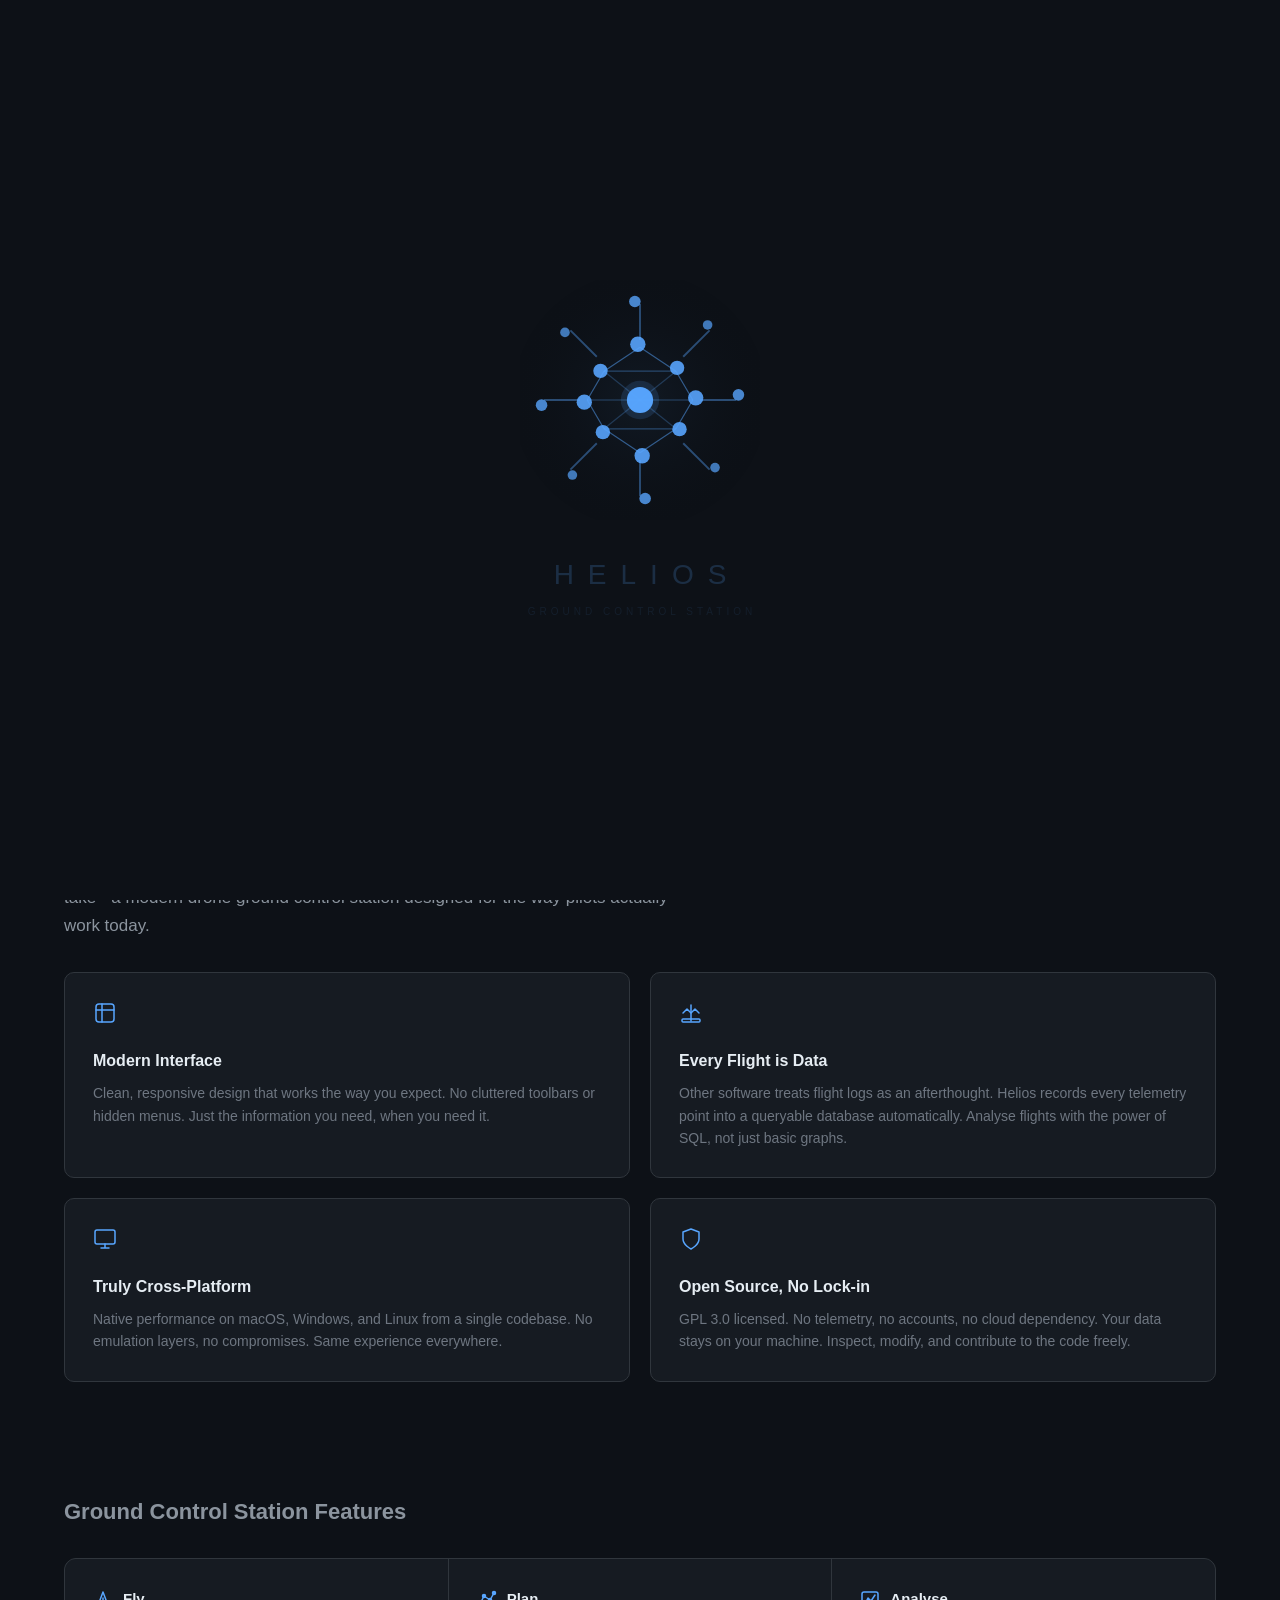
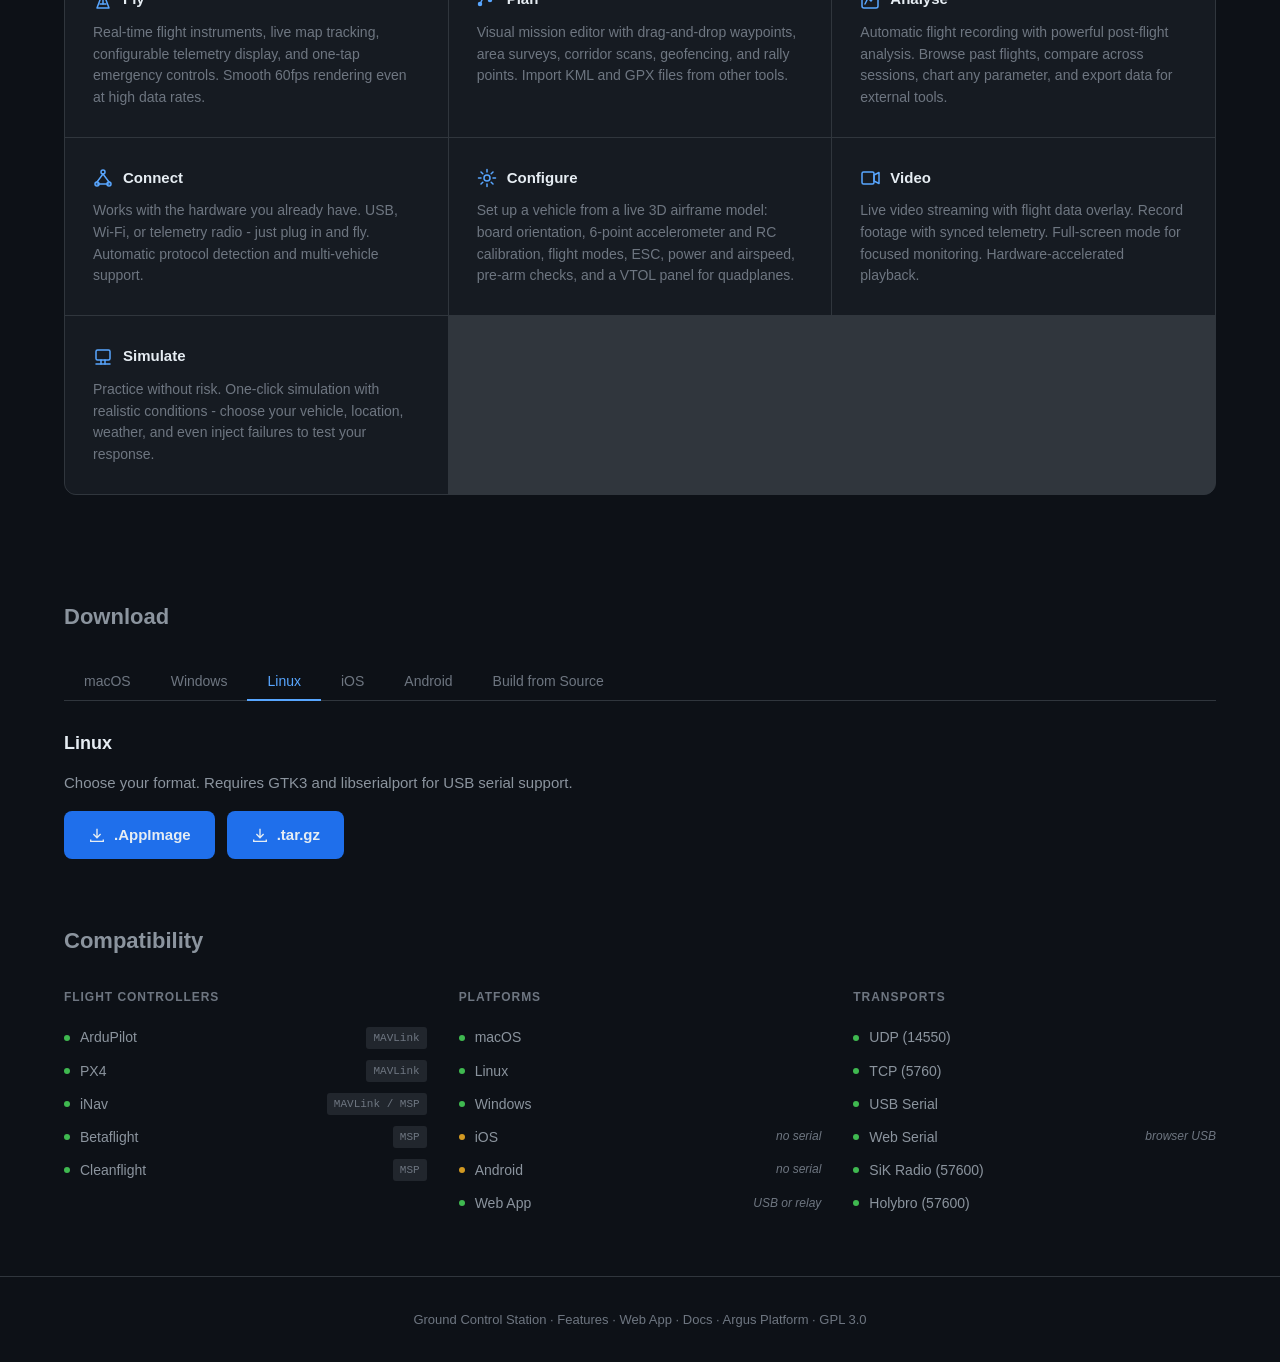
<file: website/index.html>
<!DOCTYPE html>
<html lang="en">
<head>
  <meta charset="UTF-8">
  <meta name="viewport" content="width=device-width, initial-scale=1.0">
  <title>Helios GCS - Open-Source Ground Control Station for Drones</title>
  <meta name="description" content="Helios is a free, open-source ground control station for MAVLink drones. Real-time telemetry, mission planning, and flight recording with DuckDB analytics. Supports ArduPilot and PX4 on macOS, Windows, Linux, iOS, Android, and the web.">
  <link rel="canonical" href="https://heliosgcs.com/">
  <!-- Open Graph -->
  <meta property="og:type" content="website">
  <meta property="og:url" content="https://heliosgcs.com/">
  <meta property="og:title" content="Helios GCS - Open-Source Ground Control Station for Drones">
  <meta property="og:description" content="Helios is a free, open-source ground control station for MAVLink drones. Real-time telemetry, mission planning, and flight data analytics powered by DuckDB.">
  <meta property="og:image" content="https://heliosgcs.com/img/og-image.png">
  <meta property="og:site_name" content="Helios GCS">
  <!-- Twitter Card -->
  <meta name="twitter:card" content="summary_large_image">
  <meta name="twitter:title" content="Helios GCS - Open-Source Ground Control Station for Drones">
  <meta name="twitter:description" content="Helios is a free, open-source ground control station for MAVLink drones. Real-time telemetry, mission planning, and flight data analytics powered by DuckDB.">
  <meta name="twitter:image" content="https://heliosgcs.com/img/og-image.png">
  <!-- Additional SEO -->
  <meta name="keywords" content="Helios, ground control station, drone ground control station, GCS, drone software, MAVLink, open source, ArduPilot, PX4, flight data, telemetry, mission planning, DuckDB, drone app, UAV ground station, flight controller software">
  <meta name="author" content="James Garside">
  <meta name="robots" content="index, follow">
  <link rel="help" href="/llms.txt" type="text/plain" title="LLM content">
  <link rel="icon" href="img/favicon-48.png" sizes="48x48" type="image/png">
  <link rel="icon" href="img/favicon-192.png" sizes="192x192" type="image/png">
  <link rel="icon" href="img/app-icon.svg" type="image/svg+xml">
  <link rel="apple-touch-icon" href="img/apple-touch-icon.png">
  <link rel="stylesheet" href="css/style.css">
  <!-- Structured Data -->
  <script type="application/ld+json">
  {
    "@context": "https://schema.org",
    "@type": "SoftwareApplication",
    "name": "Helios GCS",
    "description": "Open-source ground control station for MAVLink drones with real-time telemetry, mission planning, and flight data analytics powered by DuckDB.",
    "url": "https://heliosgcs.com",
    "applicationCategory": "BusinessApplication",
    "additionalType": "https://schema.org/MobileApplication",
    "operatingSystem": "macOS, Windows, Linux, iOS, Android",
    "license": "https://opensource.org/licenses/GPL-3.0",
    "downloadUrl": "https://github.com/jamesagarside/helios/releases/latest",
    "softwareVersion": "0.5.2-alpha",
    "author": {
      "@type": "Person",
      "name": "James Garside",
      "url": "https://github.com/jamesagarside"
    },
    "offers": {
      "@type": "Offer",
      "price": "0",
      "priceCurrency": "USD"
    },
    "screenshot": "https://heliosgcs.com/img/og-image.png",
    "featureList": [
      "Real-time telemetry display",
      "Mission planning with waypoints",
      "Flight recording to DuckDB",
      "SQL-powered flight analytics",
      "MAVLink v2 protocol support",
      "ArduPilot and PX4 compatible",
      "Offline map tile caching",
      "RTSP video streaming",
      "Parameter editor with modified-only diff view",
      "Vehicle setup and sensor calibration suite",
      "6-point accelerometer and RC calibration",
      "Live 3D airframe model",
      "Web Serial USB connections in the browser"
    ]
  }
  </script>
  <script type="application/ld+json">
  {
    "@context": "https://schema.org",
    "@type": "FAQPage",
    "mainEntity": [
      {
        "@type": "Question",
        "name": "What drones does Helios GCS support?",
        "acceptedAnswer": {
          "@type": "Answer",
          "text": "Helios works with any drone running ArduPilot or PX4 firmware that communicates via MAVLink v2. This includes multirotors, fixed-wing aircraft, rovers, and submarines. It also has experimental support for iNav, Betaflight, and Cleanflight via MSP protocol."
        }
      },
      {
        "@type": "Question",
        "name": "How does Helios compare to other ground control stations?",
        "acceptedAnswer": {
          "@type": "Answer",
          "text": "Helios is one of several open-source ground control stations for MAVLink drones. They share the same goal of making autonomous flight accessible. Helios focuses on DuckDB-powered flight analytics and a modern Flutter-based UI, while other established stations offer broad cross-platform support, large communities, and deep ArduPilot integration with advanced configuration. Many pilots use more than one — they complement each other well."
        }
      },
      {
        "@type": "Question",
        "name": "Is Helios GCS free?",
        "acceptedAnswer": {
          "@type": "Answer",
          "text": "Yes. Helios is free and open-source under GPL 3.0. No accounts, no subscriptions, no telemetry collection. Your data stays on your device."
        }
      },
      {
        "@type": "Question",
        "name": "What platforms does Helios run on?",
        "acceptedAnswer": {
          "@type": "Answer",
          "text": "macOS (13+), Windows (10+), Linux (with GTK3), iOS (alpha via TestFlight), and Android (alpha via APK). Desktop platforms support USB serial connections; mobile platforms require UDP or TCP via a Wi-Fi bridge or telemetry radio."
        }
      },
      {
        "@type": "Question",
        "name": "What database does Helios use for flight data?",
        "acceptedAnswer": {
          "@type": "Answer",
          "text": "DuckDB, a columnar OLAP database. Each flight gets its own DuckDB file, giving 10-100x faster analytical queries compared to row-oriented databases like SQLite. Flight data can be exported to Apache Parquet for use in Python, R, or Jupyter notebooks."
        }
      },
      {
        "@type": "Question",
        "name": "Can I use Helios offline?",
        "acceptedAnswer": {
          "@type": "Answer",
          "text": "Yes. Map tiles can be cached for offline use, and flight recording works entirely locally. No internet connection is required for any core functionality."
        }
      },
      {
        "@type": "Question",
        "name": "Can I use Helios in a web browser?",
        "acceptedAnswer": {
          "@type": "Answer",
          "text": "Yes. Helios has a web app at app.heliosgcs.com that runs directly in your browser with no installation required. It connects to your drone via a lightweight relay server. The web version supports telemetry display, mission planning, and flight monitoring — ideal for quick access from any device."
        }
      },
      {
        "@type": "Question",
        "name": "What is a ground control station?",
        "acceptedAnswer": {
          "@type": "Answer",
          "text": "A ground control station (GCS) is software used to monitor, control, and plan flights for unmanned aerial vehicles (UAVs/drones). It displays real-time telemetry like altitude, speed, and GPS position, lets you plan autonomous missions with waypoints, and provides safety features like geofencing and return-to-launch. Helios is a free, open-source ground control station that works with ArduPilot and PX4 flight controllers."
        }
      }
    ]
  }
  </script>
</head>
<body>

<!-- Splash Screen -->
<div class="splash" id="splash">
  <div class="splash-inner">
    <canvas id="splash-canvas" width="240" height="240"></canvas>
    <div class="splash-text">
      <div class="splash-title">HELIOS</div>
      <div class="splash-sub">GROUND CONTROL STATION</div>
    </div>
  </div>
</div>

<nav class="nav">
  <div class="nav-inner">
    <a href="/" class="nav-brand">
      <img src="img/logo.svg" alt="Helios Ground Control Station">
      Helios
    </a>
    <ul class="nav-links">
      <li><a href="features.html">Features</a></li>
      <li><a href="docs.html">Docs</a></li>
      <li><a href="https://app.heliosgcs.com" target="_blank" rel="noopener">Web App</a></li>
      <li>
        <div class="nav-download">
          <button class="nav-download-btn" onclick="this.parentElement.classList.toggle('open')">Download <svg viewBox="0 0 12 12"><path d="M2 4l4 4 4-4"/></svg></button>
          <div class="nav-download-menu">
            <div class="nav-download-menu-inner">
              <a href="https://github.com/jamesagarside/helios/releases/latest" target="_blank" rel="noopener">
                <svg viewBox="0 0 20 20"><rect x="3" y="2" width="14" height="16" rx="2"/><path d="M7 7h6M7 10h6M7 13h3"/></svg>
                macOS (.dmg)
              </a>
              <a href="https://github.com/jamesagarside/helios/releases/latest" target="_blank" rel="noopener">
                <svg viewBox="0 0 20 20"><rect x="4" y="3" width="12" height="14" rx="1"/><path d="M7 8l3 3 3-3M10 5v6"/></svg>
                Windows (.exe)
              </a>
              <a href="https://github.com/jamesagarside/helios/releases/latest" target="_blank" rel="noopener">
                <svg viewBox="0 0 20 20"><circle cx="10" cy="10" r="7"/><path d="M10 6v4l2 2"/></svg>
                Linux (.AppImage)
              </a>
              <a href="#download" style="border-top: 1px solid var(--border); margin-top: 4px; padding-top: 12px;">
                <svg viewBox="0 0 20 20"><path d="M3 10a7 7 0 1114 0 7 7 0 01-14 0z"/><path d="M10 7v6m-3-3l3 3 3-3"/></svg>
                All platforms
              </a>
            </div>
          </div>
        </div>
      </li>
    </ul>
    <div class="nav-right">
      <a href="https://github.com/jamesagarside/helios" class="nav-github" target="_blank" rel="noopener">
        <svg viewBox="0 0 16 16"><path d="M8 0C3.58 0 0 3.58 0 8c0 3.54 2.29 6.53 5.47 7.59.4.07.55-.17.55-.38 0-.19-.01-.82-.01-1.49-2.01.37-2.53-.49-2.69-.94-.09-.23-.48-.94-.82-1.13-.28-.15-.68-.52-.01-.53.63-.01 1.08.58 1.23.82.72 1.21 1.87.87 2.33.66.07-.52.28-.87.51-1.07-1.78-.2-3.64-.89-3.64-3.95 0-.87.31-1.59.82-2.15-.08-.2-.36-1.02.08-2.12 0 0 .67-.21 2.2.82.64-.18 1.32-.27 2-.27.68 0 1.36.09 2 .27 1.53-1.04 2.2-.82 2.2-.82.44 1.1.16 1.92.08 2.12.51.56.82 1.27.82 2.15 0 3.07-1.87 3.75-3.65 3.95.29.25.54.73.54 1.48 0 1.07-.01 1.93-.01 2.2 0 .21.15.46.55.38A8.013 8.013 0 0016 8c0-4.42-3.58-8-8-8z"/></svg>
      </a>
      <button class="menu-toggle" aria-label="Toggle menu" onclick="document.querySelector('.nav-links').classList.toggle('open')">
        <svg width="20" height="20" viewBox="0 0 20 20" fill="none" stroke="currentColor" stroke-width="1.5" stroke-linecap="round"><line x1="3" y1="5" x2="17" y2="5"/><line x1="3" y1="10" x2="17" y2="10"/><line x1="3" y1="15" x2="17" y2="15"/></svg>
      </button>
    </div>
  </div>
</nav>

<!-- Hero -->
<section class="hero">
  <img src="img/logo.svg" alt="Helios GCS - Open-Source Drone Ground Control Station" class="hero-logo hero-logo-lg">
  <h1>Helios <span>GCS</span></h1>
  <p class="hero-subtitle">Open-Source Ground Control Station</p>
  <p class="hero-tagline">A modern ground control station built for pilots who want more from their flight data. Every flight automatically recorded. Every data point queryable.</p>
  <div class="hero-actions">
    <a href="#download" class="btn btn-primary">Download Free</a>
    <a href="https://app.heliosgcs.com" class="btn btn-secondary" target="_blank" rel="noopener">Try in Browser</a>
    <a href="features.html" class="btn btn-secondary">See All Features</a>
  </div>
  <div class="hero-meta">
    <span>macOS</span><span class="dot"></span>
    <span>Windows</span><span class="dot"></span>
    <span>Linux</span><span class="dot"></span>
    <span><a href="https://app.heliosgcs.com" target="_blank" rel="noopener" style="color: inherit; text-decoration: none;">Web App</a></span><span class="dot"></span>
    <span>Open Source</span><span class="dot"></span>
    <span>GPL 3.0</span>
  </div>
</section>

<!-- Why Helios -->
<section class="section why-section">
  <h2 class="section-title">Why Choose Helios as Your Ground Control Station?</h2>
  <p class="why-intro">Ground control station software hasn't changed much in a decade. Helios is a fresh take  - a modern drone ground control station designed for the way pilots actually work today.</p>
  <div class="why-grid">
    <div class="why-card">
      <div class="why-icon">
        <svg width="24" height="24" viewBox="0 0 24 24" fill="none" stroke="currentColor" stroke-width="1.5" stroke-linecap="round" stroke-linejoin="round"><rect x="3" y="3" width="18" height="18" rx="3"/><path d="M3 9h18M9 3v18"/></svg>
      </div>
      <h3>Modern Interface</h3>
      <p>Clean, responsive design that works the way you expect. No cluttered toolbars or hidden menus. Just the information you need, when you need it.</p>
    </div>
    <div class="why-card">
      <div class="why-icon">
        <svg width="24" height="24" viewBox="0 0 24 24" fill="none" stroke="currentColor" stroke-width="1.5" stroke-linecap="round" stroke-linejoin="round"><path d="M12 20V4"/><path d="M4 12l4-4 4 4 4-4 4 4"/><rect x="3" y="18" width="18" height="3" rx="1"/></svg>
      </div>
      <h3>Every Flight is Data</h3>
      <p>Other software treats flight logs as an afterthought. Helios records every telemetry point into a queryable database automatically. Analyse flights with the power of SQL, not just basic graphs.</p>
    </div>
    <div class="why-card">
      <div class="why-icon">
        <svg width="24" height="24" viewBox="0 0 24 24" fill="none" stroke="currentColor" stroke-width="1.5" stroke-linecap="round" stroke-linejoin="round"><rect x="2" y="3" width="20" height="14" rx="2"/><path d="M8 21h8M12 17v4"/></svg>
      </div>
      <h3>Truly Cross-Platform</h3>
      <p>Native performance on macOS, Windows, and Linux from a single codebase. No emulation layers, no compromises. Same experience everywhere.</p>
    </div>
    <div class="why-card">
      <div class="why-icon">
        <svg width="24" height="24" viewBox="0 0 24 24" fill="none" stroke="currentColor" stroke-width="1.5" stroke-linecap="round" stroke-linejoin="round"><path d="M12 22s8-4 8-10V5l-8-3-8 3v7c0 6 8 10 8 10z"/></svg>
      </div>
      <h3>Open Source, No Lock-in</h3>
      <p>GPL 3.0 licensed. No telemetry, no accounts, no cloud dependency. Your data stays on your machine. Inspect, modify, and contribute to the code freely.</p>
    </div>
  </div>
</section>

<!-- Features -->
<section class="section" id="features">
  <h2 class="section-title">Ground Control Station Features</h2>
  <div class="features-grid">
    <a href="features.html#fly" class="feature-card">
      <div class="feature-header">
        <svg width="20" height="20" viewBox="0 0 20 20" fill="none" stroke="currentColor" stroke-width="1.5" stroke-linecap="round" stroke-linejoin="round" class="feature-svg"><path d="M10 2L4 18h12L10 2z"/><line x1="10" y1="8" x2="10" y2="14"/><line x1="7" y1="14" x2="13" y2="14"/></svg>
        <h3>Fly</h3>
      </div>
      <p>Real-time flight instruments, live map tracking, configurable telemetry display, and one-tap emergency controls. Smooth 60fps rendering even at high data rates.</p>
    </a>
    <a href="features.html#plan" class="feature-card">
      <div class="feature-header">
        <svg width="20" height="20" viewBox="0 0 20 20" fill="none" stroke="currentColor" stroke-width="1.5" stroke-linecap="round" stroke-linejoin="round" class="feature-svg"><polyline points="3,14 7,6 13,10 17,3"/><circle cx="3" cy="14" r="1.5" fill="currentColor"/><circle cx="7" cy="6" r="1.5" fill="currentColor"/><circle cx="13" cy="10" r="1.5" fill="currentColor"/><circle cx="17" cy="3" r="1.5" fill="currentColor"/></svg>
        <h3>Plan</h3>
      </div>
      <p>Visual mission editor with drag-and-drop waypoints, area surveys, corridor scans, geofencing, and rally points. Import KML and GPX files from other tools.</p>
    </a>
    <a href="features.html#analyse" class="feature-card">
      <div class="feature-header">
        <svg width="20" height="20" viewBox="0 0 20 20" fill="none" stroke="currentColor" stroke-width="1.5" stroke-linecap="round" stroke-linejoin="round" class="feature-svg"><rect x="2" y="2" width="16" height="16" rx="2"/><polyline points="5,14 8,8 11,11 15,5"/></svg>
        <h3>Analyse</h3>
      </div>
      <p>Automatic flight recording with powerful post-flight analysis. Browse past flights, compare across sessions, chart any parameter, and export data for external tools.</p>
    </a>
    <a href="features.html#connect" class="feature-card">
      <div class="feature-header">
        <svg width="20" height="20" viewBox="0 0 20 20" fill="none" stroke="currentColor" stroke-width="1.5" stroke-linecap="round" stroke-linejoin="round" class="feature-svg"><circle cx="10" cy="4" r="2"/><circle cx="4" cy="16" r="2"/><circle cx="16" cy="16" r="2"/><line x1="10" y1="6" x2="4" y2="14"/><line x1="10" y1="6" x2="16" y2="14"/><line x1="4" y1="16" x2="16" y2="16"/></svg>
        <h3>Connect</h3>
      </div>
      <p>Works with the hardware you already have. USB, Wi-Fi, or telemetry radio  - just plug in and fly. Automatic protocol detection and multi-vehicle support.</p>
    </a>
    <a href="features.html#configure" class="feature-card">
      <div class="feature-header">
        <svg width="20" height="20" viewBox="0 0 20 20" fill="none" stroke="currentColor" stroke-width="1.5" stroke-linecap="round" stroke-linejoin="round" class="feature-svg"><circle cx="10" cy="10" r="3"/><path d="M10 1.5v2.5M10 16v2.5M1.5 10h2.5M16 10h2.5M4 4l1.8 1.8M14.2 14.2L16 16M16 4l-1.8 1.8M5.8 14.2L4 16"/></svg>
        <h3>Configure</h3>
      </div>
      <p>Set up a vehicle from a live 3D airframe model: board orientation, 6-point accelerometer and RC calibration, flight modes, ESC, power and airspeed, pre-arm checks, and a VTOL panel for quadplanes.</p>
    </a>
    <a href="features.html#video" class="feature-card">
      <div class="feature-header">
        <svg width="20" height="20" viewBox="0 0 20 20" fill="none" stroke="currentColor" stroke-width="1.5" stroke-linecap="round" stroke-linejoin="round" class="feature-svg"><rect x="2" y="4" width="12" height="12" rx="1.5"/><polygon points="14,7 19,4.5 19,15.5 14,13"/></svg>
        <h3>Video</h3>
      </div>
      <p>Live video streaming with flight data overlay. Record footage with synced telemetry. Full-screen mode for focused monitoring. Hardware-accelerated playback.</p>
    </a>
    <a href="features.html#simulate" class="feature-card">
      <div class="feature-header">
        <svg width="20" height="20" viewBox="0 0 20 20" fill="none" stroke="currentColor" stroke-width="1.5" stroke-linecap="round" stroke-linejoin="round" class="feature-svg"><rect x="3" y="3" width="14" height="10" rx="1.5"/><line x1="3" y1="17" x2="17" y2="17"/><line x1="8" y1="13" x2="8" y2="17"/><line x1="12" y1="13" x2="12" y2="17"/></svg>
        <h3>Simulate</h3>
      </div>
      <p>Practice without risk. One-click simulation with realistic conditions  - choose your vehicle, location, weather, and even inject failures to test your response.</p>
    </a>
  </div>
</section>

<!-- Download -->
<section class="download-section" id="download">
  <h2 class="section-title">Download</h2>
  <div class="download-tabs" id="download-tabs">
    <button class="download-tab" data-os="macos">macOS</button>
    <button class="download-tab" data-os="windows">Windows</button>
    <button class="download-tab" data-os="linux">Linux</button>
    <button class="download-tab" data-os="ios">iOS</button>
    <button class="download-tab" data-os="android">Android</button>
    <button class="download-tab" data-os="source">Build from Source</button>
  </div>

  <div class="download-panel" data-os="macos">
    <h3>macOS</h3>
    <p>Download the .dmg installer and drag Helios to your Applications folder. Requires macOS 13 or later.</p>
    <a href="https://github.com/jamesagarside/helios/releases/latest" class="download-btn" target="_blank" rel="noopener">
      <svg viewBox="0 0 20 20"><path d="M10 3v10m-4-4l4 4 4-4"/><path d="M3 15v2h14v-2"/></svg>
      Download .dmg
    </a>
    <p style="margin-top: 16px; font-size: 13px; color: var(--text-tertiary);">After installing, copy <code style="font-size: 12px;">native/macos/libduckdb.dylib</code> to <code style="font-size: 12px;">/usr/local/lib/</code> if DuckDB recording doesn't start automatically.</p>
  </div>

  <div class="download-panel" data-os="windows">
    <h3>Windows</h3>
    <p>Download and run the installer. Requires Windows 10 or later.</p>
    <div style="display: flex; gap: 12px; flex-wrap: wrap; margin-bottom: 16px;">
      <a href="https://github.com/jamesagarside/helios/releases/latest" class="download-btn" target="_blank" rel="noopener">
        <svg viewBox="0 0 20 20"><path d="M10 3v10m-4-4l4 4 4-4"/><path d="M3 15v2h14v-2"/></svg>
        Installer (.exe)
      </a>
      <a href="https://github.com/jamesagarside/helios/releases/latest" class="download-btn" target="_blank" rel="noopener">
        <svg viewBox="0 0 20 20"><path d="M10 3v10m-4-4l4 4 4-4"/><path d="M3 15v2h14v-2"/></svg>
        Portable (.zip)
      </a>
    </div>
  </div>

  <div class="download-panel" data-os="linux">
    <h3>Linux</h3>
    <p>Choose your format. Requires GTK3 and libserialport for USB serial support.</p>
    <div style="display: flex; gap: 12px; flex-wrap: wrap; margin-bottom: 16px;">
      <a href="https://github.com/jamesagarside/helios/releases/latest" class="download-btn" target="_blank" rel="noopener">
        <svg viewBox="0 0 20 20"><path d="M10 3v10m-4-4l4 4 4-4"/><path d="M3 15v2h14v-2"/></svg>
        .AppImage
      </a>
      <a href="https://github.com/jamesagarside/helios/releases/latest" class="download-btn" target="_blank" rel="noopener">
        <svg viewBox="0 0 20 20"><path d="M10 3v10m-4-4l4 4 4-4"/><path d="M3 15v2h14v-2"/></svg>
        .tar.gz
      </a>
    </div>
  </div>

  <div class="download-panel" data-os="ios">
    <h3>iOS</h3>
    <p>Alpha builds available via TestFlight. USB serial connections are not supported on iOS — use UDP or TCP to connect via a telemetry radio or Wi-Fi bridge.</p>
    <a href="https://github.com/jamesagarside/helios/releases/latest" class="download-btn" target="_blank" rel="noopener">
      <svg viewBox="0 0 20 20"><path d="M10 3v10m-4-4l4 4 4-4"/><path d="M3 15v2h14v-2"/></svg>
      Download IPA
    </a>
  </div>

  <div class="download-panel" data-os="android">
    <h3>Android</h3>
    <p>Alpha builds available as direct APK download. USB serial connections are not supported on Android — use UDP or TCP to connect via a telemetry radio or Wi-Fi bridge.</p>
    <a href="https://github.com/jamesagarside/helios/releases/latest" class="download-btn" target="_blank" rel="noopener">
      <svg viewBox="0 0 20 20"><path d="M10 3v10m-4-4l4 4 4-4"/><path d="M3 15v2h14v-2"/></svg>
      Download APK
    </a>
  </div>

  <div class="download-panel" data-os="source">
    <h3>Build from Source</h3>
    <p>Requires Flutter 3.38+ and platform toolchain. See the <a href="docs.html?page=installation">installation guide</a> for full prerequisites.</p>
    <pre><span class="download-comment"># clone and run</span>
git clone https://github.com/jamesagarside/helios.git
cd helios
flutter pub get
flutter run -d macos</pre>
  </div>
</section>

<!-- Compatibility -->
<section class="section compat-section">
  <h2 class="section-title">Compatibility</h2>
  <div class="compat-grid">
    <div class="compat-col">
      <h4>Flight Controllers</h4>
      <ul class="compat-list">
        <li><span class="compat-dot green"></span>ArduPilot <span class="compat-tag">MAVLink</span></li>
        <li><span class="compat-dot green"></span>PX4 <span class="compat-tag">MAVLink</span></li>
        <li><span class="compat-dot green"></span>iNav <span class="compat-tag">MAVLink / MSP</span></li>
        <li><span class="compat-dot green"></span>Betaflight <span class="compat-tag">MSP</span></li>
        <li><span class="compat-dot green"></span>Cleanflight <span class="compat-tag">MSP</span></li>
      </ul>
    </div>
    <div class="compat-col">
      <h4>Platforms</h4>
      <ul class="compat-list">
        <li><span class="compat-dot green"></span>macOS</li>
        <li><span class="compat-dot green"></span>Linux</li>
        <li><span class="compat-dot green"></span>Windows</li>
        <li><span class="compat-dot amber"></span>iOS <span class="compat-note">no serial</span></li>
        <li><span class="compat-dot amber"></span>Android <span class="compat-note">no serial</span></li>
        <li><span class="compat-dot green"></span><a href="https://app.heliosgcs.com" target="_blank" rel="noopener" style="color: inherit; text-decoration: none;">Web App</a> <span class="compat-note">USB or relay</span></li>
      </ul>
    </div>
    <div class="compat-col">
      <h4>Transports</h4>
      <ul class="compat-list">
        <li><span class="compat-dot green"></span>UDP (14550)</li>
        <li><span class="compat-dot green"></span>TCP (5760)</li>
        <li><span class="compat-dot green"></span>USB Serial</li>
        <li><span class="compat-dot green"></span>Web Serial <span class="compat-note">browser USB</span></li>
        <li><span class="compat-dot green"></span>SiK Radio (57600)</li>
        <li><span class="compat-dot green"></span>Holybro (57600)</li>
      </ul>
    </div>
  </div>
</section>

<footer class="footer">
  <a href="ground-control-station.html">Ground Control Station</a>
  &middot; <a href="features.html">Features</a>
  &middot; <a href="web-app.html">Web App</a>
  &middot; <a href="docs.html">Docs</a>
  &middot; <a href="https://github.com/jamesagarside">Argus Platform</a>
  &middot; <a href="https://github.com/jamesagarside/helios/blob/main/LICENSE">GPL 3.0</a>
</footer>

<script>
// Download tab switching with OS auto-detection
(function() {
  var tabs = document.querySelectorAll('.download-tab');
  var panels = document.querySelectorAll('.download-panel');

  function activate(os) {
    tabs.forEach(function(t) { t.classList.toggle('active', t.dataset.os === os); });
    panels.forEach(function(p) { p.classList.toggle('active', p.dataset.os === os); });
  }

  tabs.forEach(function(tab) {
    tab.addEventListener('click', function() { activate(tab.dataset.os); });
  });

  // Detect OS from user agent
  var ua = navigator.userAgent.toLowerCase();
  var os = 'source';
  if (ua.indexOf('mac') !== -1) os = 'macos';
  else if (ua.indexOf('win') !== -1) os = 'windows';
  else if (ua.indexOf('linux') !== -1) os = 'linux';
  else if (ua.indexOf('iphone') !== -1 || ua.indexOf('ipad') !== -1) os = 'ios';
  else if (ua.indexOf('android') !== -1) os = 'android';

  activate(os);
})();

// ── Splash Screen ──────────────────────────────────────────────
(function() {
  var canvas = document.getElementById('splash-canvas');
  if (!canvas) return;
  var ctx = canvas.getContext('2d');
  var W = 240, H = 240, cx = W/2, cy = H/2, scale = W/100;
  var accent = [88, 166, 255];

  var coronaNodes = [
    [0,-22,3.2,0.9],[0,22,3.2,0.9],[-22,0,3.2,0.9],[22,0,3.2,0.9],
    [-15,-12,3,0.9],[15,-12,3,0.9],[-15,12,3,0.9],[15,12,3,0.9]
  ];
  var rayNodes = [
    [0,-40,2.4,0.8],[0,40,2.4,0.8],[-40,0,2.4,0.8],[40,0,2.4,0.8],
    [-29,-29,2,0.7],[29,29,2,0.7],[29,-29,2,0.7],[-29,29,2,0.7]
  ];
  var lines = [
    [0,-25,0,-40,0.8,0.4],[0,25,0,40,0.8,0.4],[-25,0,-40,0,0.8,0.4],[25,0,40,0,0.8,0.4],
    [-18,-18,-29,-29,0.8,0.4],[18,18,29,29,0.8,0.4],[18,-18,29,-29,0.8,0.4],[-18,18,-29,29,0.8,0.4],
    [0,-22,-15,-12,0.5,0.5],[0,-22,15,-12,0.5,0.5],[-15,-12,-22,0,0.5,0.5],[15,-12,22,0,0.5,0.5],
    [-22,0,-15,12,0.5,0.5],[22,0,15,12,0.5,0.5],[-15,12,0,22,0.5,0.5],[15,12,0,22,0.5,0.5],
    [-15,-12,15,-12,0.5,0.35],[-15,12,15,12,0.5,0.35],[-22,0,22,0,0.5,0.35],
    [-15,-12,15,12,0.5,0.25],[15,-12,-15,12,0.5,0.25]
  ];

  function rgba(a) { return 'rgba('+accent[0]+','+accent[1]+','+accent[2]+','+a+')'; }

  function easeOutCubic(t) { return 1 - Math.pow(1 - t, 3); }

  function nodePos(dx, dy, progress) {
    var finalR = Math.sqrt(dx*dx + dy*dy);
    if (finalR < 0.001) return [0, 0];
    var finalAngle = Math.atan2(dy, dx);
    var startR = 170;
    var rotations = finalR > 30 ? 2.0 : 1.5;
    var startAngle = finalAngle - rotations * Math.PI;
    var r = startR + (finalR - startR) * progress;
    var angle = startAngle + (finalAngle - startAngle) * progress;
    return [Math.cos(angle) * r, Math.sin(angle) * r];
  }

  function drawFrame(progress) {
    ctx.clearRect(0, 0, W, H);
    ctx.save();
    ctx.translate(cx, cy);

    // Background glow
    var glowOp = Math.min(progress * 0.06, 0.06);
    if (glowOp > 0) {
      var grad = ctx.createRadialGradient(0, 0, 0, 0, 0, 55 * scale);
      grad.addColorStop(0, rgba(glowOp));
      grad.addColorStop(1, 'transparent');
      ctx.fillStyle = grad;
      ctx.beginPath();
      ctx.arc(0, 0, 55 * scale, 0, Math.PI * 2);
      ctx.fill();
    }

    // Lines
    var lineOp = Math.max(0, Math.min(1, (progress - 0.45) / 0.35));
    if (lineOp > 0) {
      for (var i = 0; i < lines.length; i++) {
        var l = lines[i];
        ctx.strokeStyle = rgba(l[5] * lineOp);
        ctx.lineWidth = l[4] * scale;
        ctx.beginPath();
        ctx.moveTo(l[0] * scale, l[1] * scale);
        ctx.lineTo(l[2] * scale, l[3] * scale);
        ctx.stroke();
      }
    }

    // Corona nodes
    for (var i = 0; i < coronaNodes.length; i++) {
      var n = coronaNodes[i];
      var p = nodePos(n[0], n[1], progress);
      ctx.fillStyle = rgba(n[3] * progress);
      ctx.beginPath();
      ctx.arc(p[0] * scale, p[1] * scale, n[2] * scale, 0, Math.PI * 2);
      ctx.fill();
    }

    // Ray nodes
    for (var i = 0; i < rayNodes.length; i++) {
      var n = rayNodes[i];
      var p = nodePos(n[0], n[1], progress);
      ctx.fillStyle = rgba(n[3] * progress);
      ctx.beginPath();
      ctx.arc(p[0] * scale, p[1] * scale, n[2] * scale, 0, Math.PI * 2);
      ctx.fill();
    }

    // Centre core
    var coreT = Math.max(0, Math.min(1, (progress - 0.65) / 0.35));
    if (coreT > 0) {
      ctx.fillStyle = rgba(0.15 * coreT);
      ctx.beginPath();
      ctx.arc(0, 0, 8 * scale, 0, Math.PI * 2);
      ctx.fill();
      ctx.fillStyle = rgba(coreT);
      ctx.beginPath();
      ctx.arc(0, 0, 5.6 * coreT * scale, 0, Math.PI * 2);
      ctx.fill();
    }

    ctx.restore();
  }

  // Animation timeline
  var startTime = performance.now();
  var assembleDuration = 1800;
  var holdDuration = 1200;
  var fadeDuration = 500;
  var totalDuration = assembleDuration + holdDuration + fadeDuration;
  var splash = document.getElementById('splash');
  var splashText = splash.querySelector('.splash-text');

  function tick(now) {
    var elapsed = now - startTime;
    var assembleRaw = Math.min(1, elapsed / assembleDuration);
    var progress = easeOutCubic(assembleRaw);
    drawFrame(progress);

    // Text fade in at 75% of assembly
    var textOp = Math.max(0, Math.min(1, (assembleRaw - 0.75) / 0.25));
    splashText.style.opacity = textOp;

    // Fade out the whole splash
    if (elapsed > assembleDuration + holdDuration) {
      var fadeProgress = Math.min(1, (elapsed - assembleDuration - holdDuration) / fadeDuration);
      splash.style.opacity = 1 - fadeProgress;
    }

    if (elapsed < totalDuration) {
      requestAnimationFrame(tick);
    } else {
      splash.style.display = 'none';
      document.body.classList.remove('splash-active');
    }
  }

  document.body.classList.add('splash-active');
  requestAnimationFrame(tick);
})();
</script>

</body>
</html>
</file>
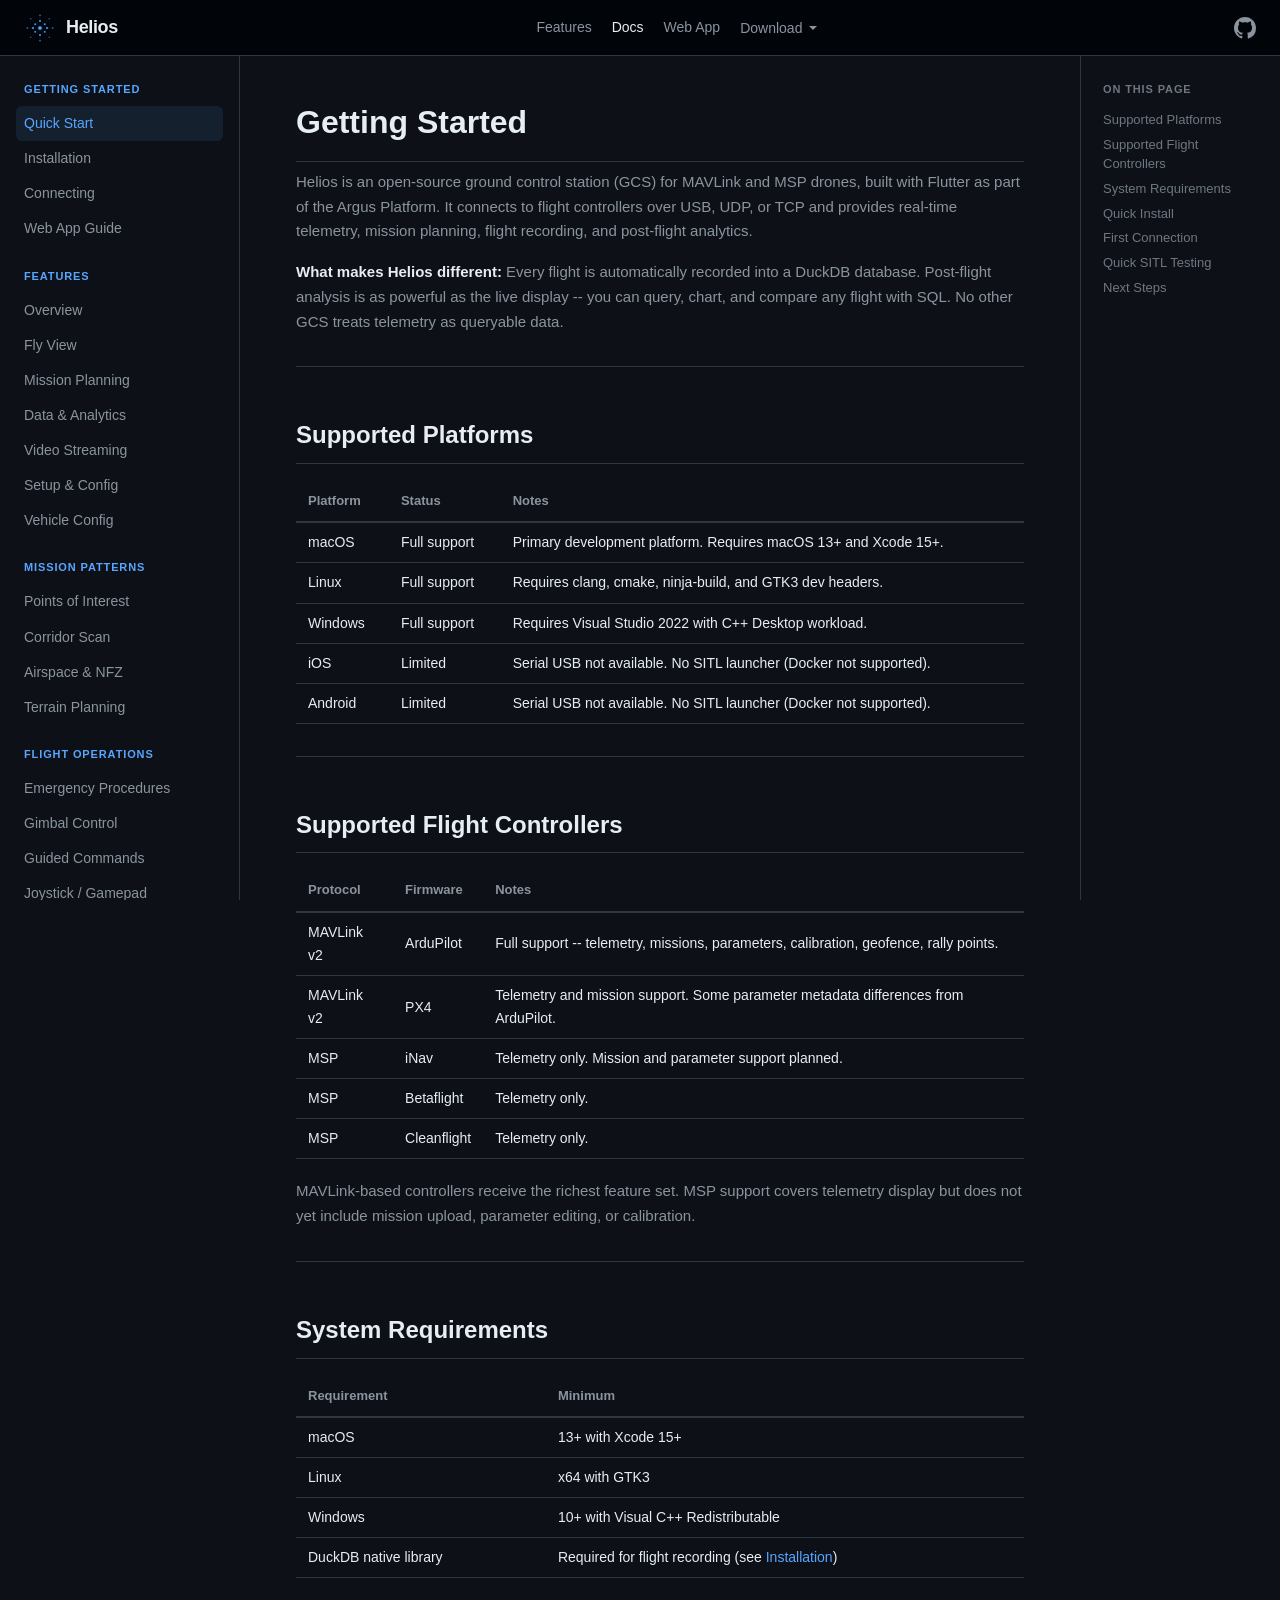
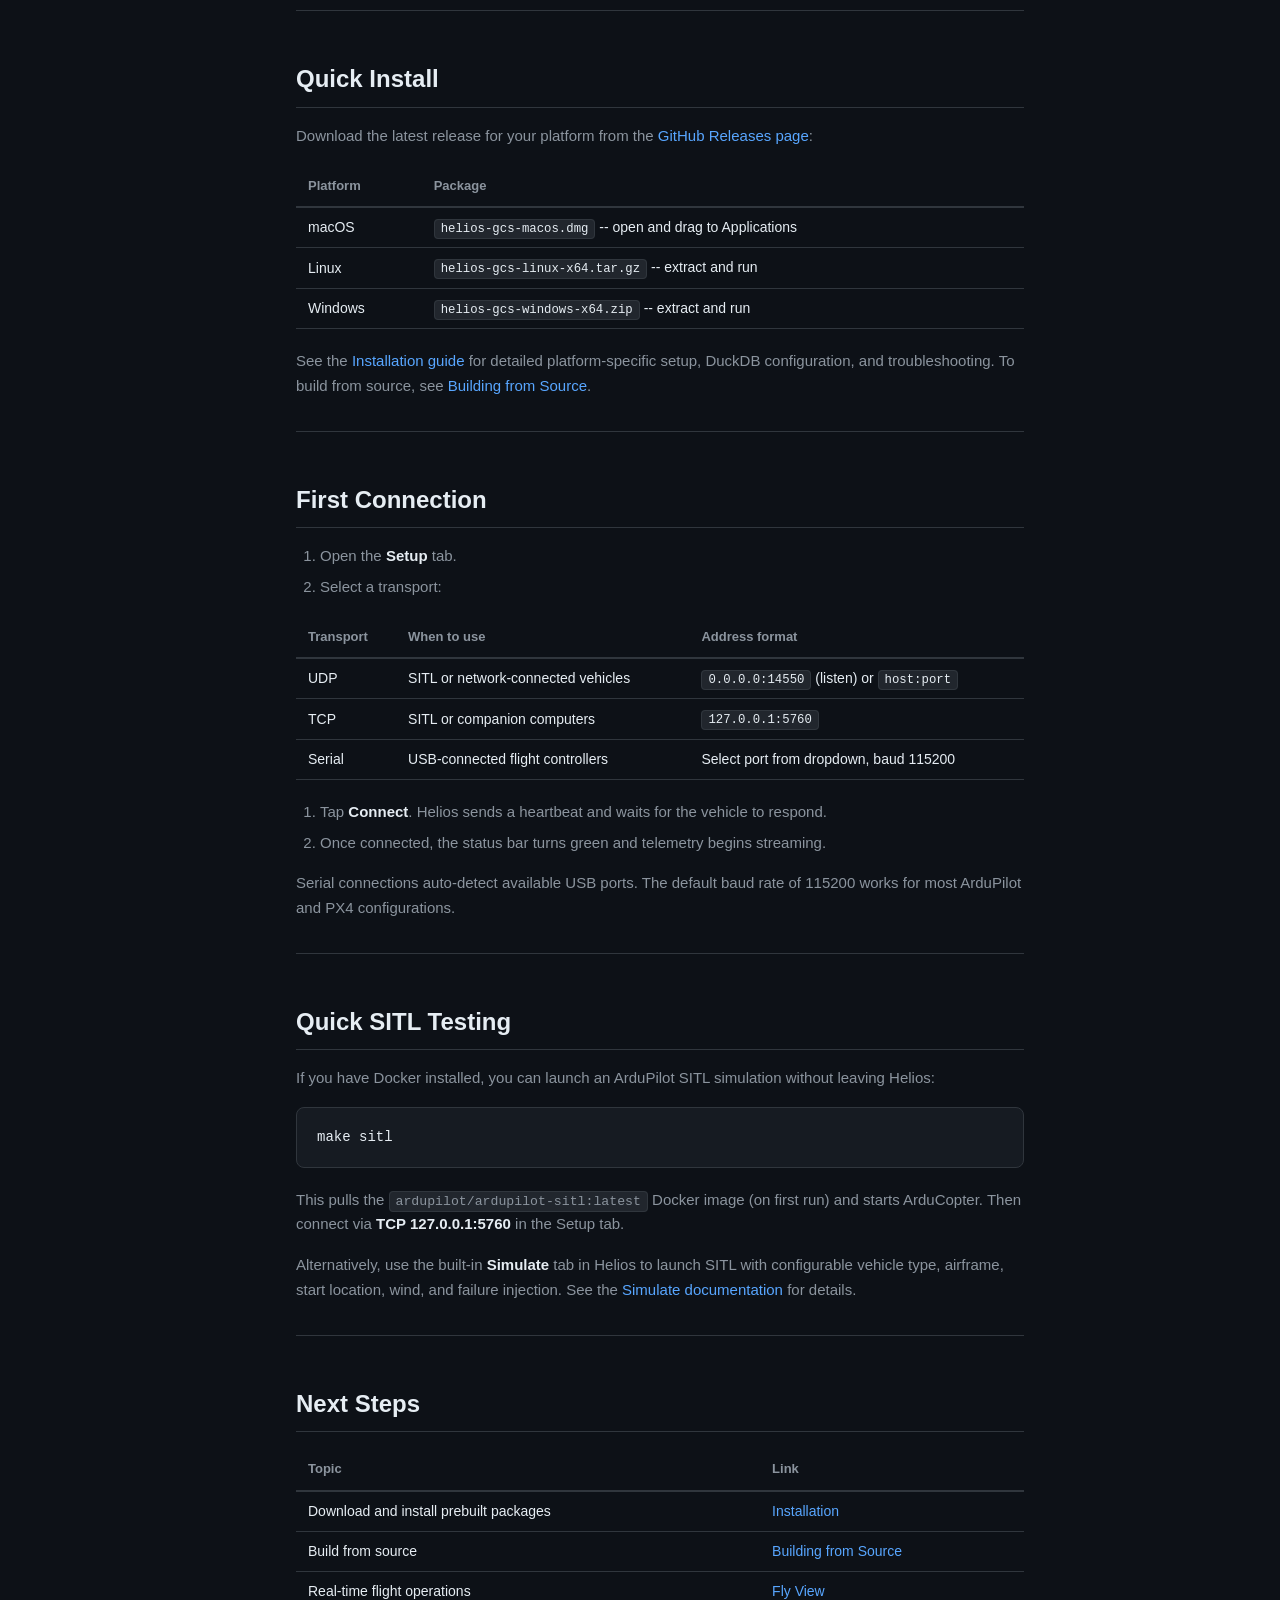
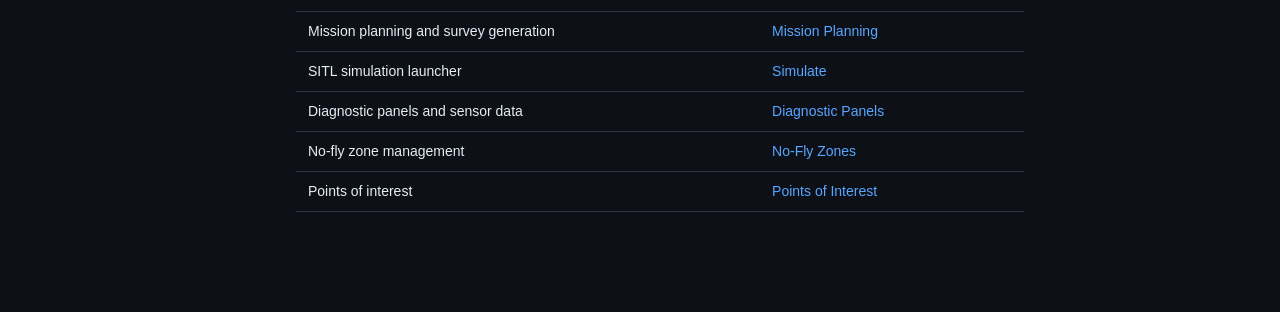
<file: website/docs.html>
<!DOCTYPE html>
<html lang="en">
<head>
  <meta charset="UTF-8">
  <meta name="viewport" content="width=device-width, initial-scale=1.0">
  <title>Documentation - Helios GCS | Installation, Setup, and User Guides</title>
  <meta name="description" content="Helios GCS documentation: installation guides, connecting to ArduPilot and PX4 drones, mission planning tutorials, flight data analysis with DuckDB, video streaming setup, and developer guides for building from source.">
  <link rel="canonical" href="https://heliosgcs.com/docs.html">
  <!-- Open Graph -->
  <meta property="og:type" content="website">
  <meta property="og:url" content="https://heliosgcs.com/docs.html">
  <meta property="og:title" content="Documentation - Helios GCS | Installation, Setup, and User Guides">
  <meta property="og:description" content="Complete documentation for Helios GCS: installation, drone connection, mission planning, flight data analysis, video streaming, and developer guides.">
  <meta property="og:image" content="https://heliosgcs.com/img/og-image.png">
  <meta property="og:site_name" content="Helios GCS">
  <!-- Twitter Card -->
  <meta name="twitter:card" content="summary_large_image">
  <meta name="twitter:title" content="Documentation - Helios GCS">
  <meta name="twitter:description" content="Complete documentation for Helios GCS: installation, drone connection, mission planning, flight data analysis, video streaming, and developer guides.">
  <meta name="twitter:image" content="https://heliosgcs.com/img/og-image.png">
  <!-- Additional SEO -->
  <meta name="robots" content="index, follow">
  <link rel="help" href="/llms.txt" type="text/plain" title="LLM content">
  <link rel="icon" href="img/favicon-48.png" sizes="48x48" type="image/png">
  <link rel="icon" href="img/favicon-192.png" sizes="192x192" type="image/png">
  <link rel="icon" href="img/app-icon.svg" type="image/svg+xml">
  <link rel="apple-touch-icon" href="img/apple-touch-icon.png">
  <link rel="stylesheet" href="css/style.css">
  <script type="application/ld+json">
  {
    "@context": "https://schema.org",
    "@type": "BreadcrumbList",
    "itemListElement": [
      { "@type": "ListItem", "position": 1, "name": "Helios GCS", "item": "https://heliosgcs.com/" },
      { "@type": "ListItem", "position": 2, "name": "Documentation", "item": "https://heliosgcs.com/docs.html" }
    ]
  }
  </script>
</head>
<body>

<nav class="nav">
  <div class="nav-inner">
    <a href="/" class="nav-brand">
      <img src="img/logo.svg" alt="Helios Ground Control Station">
      Helios
    </a>
    <ul class="nav-links">
      <li><a href="features.html">Features</a></li>
      <li><a href="docs.html" class="active">Docs</a></li>
      <li><a href="https://app.heliosgcs.com" target="_blank" rel="noopener">Web App</a></li>
      <li>
        <div class="nav-download">
          <button class="nav-download-btn" onclick="this.parentElement.classList.toggle('open')">Download <svg viewBox="0 0 12 12"><path d="M2 4l4 4 4-4"/></svg></button>
          <div class="nav-download-menu">
            <div class="nav-download-menu-inner">
              <a href="https://github.com/jamesagarside/helios/releases/latest" target="_blank" rel="noopener">
                <svg viewBox="0 0 20 20"><rect x="3" y="2" width="14" height="16" rx="2"/><path d="M7 7h6M7 10h6M7 13h3"/></svg>
                macOS (.dmg)
              </a>
              <a href="https://github.com/jamesagarside/helios/releases/latest" target="_blank" rel="noopener">
                <svg viewBox="0 0 20 20"><rect x="4" y="3" width="12" height="14" rx="1"/><path d="M7 8l3 3 3-3M10 5v6"/></svg>
                Windows (.exe)
              </a>
              <a href="https://github.com/jamesagarside/helios/releases/latest" target="_blank" rel="noopener">
                <svg viewBox="0 0 20 20"><circle cx="10" cy="10" r="7"/><path d="M10 6v4l2 2"/></svg>
                Linux (.AppImage)
              </a>
              <a href="/#download" style="border-top: 1px solid var(--border); margin-top: 4px; padding-top: 12px;">
                <svg viewBox="0 0 20 20"><path d="M3 10a7 7 0 1114 0 7 7 0 01-14 0z"/><path d="M10 7v6m-3-3l3 3 3-3"/></svg>
                All platforms
              </a>
            </div>
          </div>
        </div>
      </li>
    </ul>
    <div class="nav-right">
      <a href="https://github.com/jamesagarside/helios" class="nav-github" target="_blank" rel="noopener">
        <svg viewBox="0 0 16 16"><path d="M8 0C3.58 0 0 3.58 0 8c0 3.54 2.29 6.53 5.47 7.59.4.07.55-.17.55-.38 0-.19-.01-.82-.01-1.49-2.01.37-2.53-.49-2.69-.94-.09-.23-.48-.94-.82-1.13-.28-.15-.68-.52-.01-.53.63-.01 1.08.58 1.23.82.72 1.21 1.87.87 2.33.66.07-.52.28-.87.51-1.07-1.78-.2-3.64-.89-3.64-3.95 0-.87.31-1.59.82-2.15-.08-.2-.36-1.02.08-2.12 0 0 .67-.21 2.2.82.64-.18 1.32-.27 2-.27.68 0 1.36.09 2 .27 1.53-1.04 2.2-.82 2.2-.82.44 1.1.16 1.92.08 2.12.51.56.82 1.27.82 2.15 0 3.07-1.87 3.75-3.65 3.95.29.25.54.73.54 1.48 0 1.07-.01 1.93-.01 2.2 0 .21.15.46.55.38A8.013 8.013 0 0016 8c0-4.42-3.58-8-8-8z"/></svg>
      </a>
      <button class="menu-toggle" aria-label="Toggle menu" onclick="document.querySelector('.nav-links').classList.toggle('open')">
        <svg width="20" height="20" viewBox="0 0 20 20" fill="none" stroke="currentColor" stroke-width="1.5" stroke-linecap="round"><line x1="3" y1="5" x2="17" y2="5"/><line x1="3" y1="10" x2="17" y2="10"/><line x1="3" y1="15" x2="17" y2="15"/></svg>
      </button>
    </div>
  </div>
</nav>

<div class="docs-layout">
  <button class="docs-sidebar-toggle" id="docs-sidebar-toggle" aria-label="Toggle documentation sidebar" onclick="document.getElementById('docs-sidebar').classList.toggle('open'); this.classList.toggle('active')">
    <svg width="18" height="18" viewBox="0 0 18 18" fill="none" stroke="currentColor" stroke-width="1.5" stroke-linecap="round"><path d="M3 4h12M3 9h8M3 14h10"/></svg>
    <span>Docs menu</span>
  </button>
  <aside class="docs-sidebar" id="docs-sidebar"></aside>
  <main class="docs-content" id="docs-content">
    <!-- Static fallback for search engines (JS replaces this on load) -->
    <noscript>
      <h1>Helios GCS Documentation</h1>
      <p>Helios is an open-source ground control station for MAVLink UAVs, supporting ArduPilot and PX4 flight controllers.</p>
      <h2>Getting Started</h2>
      <ul>
        <li><a href="docs.html?page=getting-started">Quick Start Guide</a></li>
        <li><a href="docs.html?page=installation">Installation</a> - macOS, Windows, Linux, iOS, Android</li>
        <li><a href="docs.html?page=connection-guide">Connecting to Your Drone</a> - USB, UDP, TCP</li>
        <li><a href="docs.html?page=web-app-guide">Web App Guide</a> - Use Helios in your browser</li>
      </ul>
      <h2>Features</h2>
      <ul>
        <li><a href="docs.html?page=features-overview">Features Overview</a></li>
        <li><a href="docs.html?page=fly_view">Fly View</a> - Real-time PFD, map, and telemetry</li>
        <li><a href="docs.html?page=mission_planning">Mission Planning</a> - Waypoints, survey patterns, geofencing</li>
        <li><a href="docs.html?page=analyse-view">Data and Analytics</a> - DuckDB-powered flight analysis and SQL queries</li>
        <li><a href="docs.html?page=video-streaming">Video Streaming</a> - RTSP video integration</li>
        <li><a href="docs.html?page=setup-guide">Setup and Configuration</a> - Parameters, calibration, settings</li>
        <li><a href="docs.html?page=vehicle-config">Vehicle Configuration</a> - FC Config tabs: orientation, calibration, RC, ESC, battery, VTOL</li>
      </ul>
      <h2>Mission Patterns</h2>
      <ul>
        <li><a href="docs.html?page=points_of_interest">Points of Interest</a></li>
        <li><a href="docs.html?page=corridor-scan">Corridor Scan</a></li>
        <li><a href="docs.html?page=no_fly_zones">No-Fly Zones</a></li>
        <li><a href="docs.html?page=terrain-planning">Terrain Planning</a></li>
      </ul>
      <h2>Advanced</h2>
      <ul>
        <li><a href="docs.html?page=emergency-procedures">Emergency Procedures</a></li>
        <li><a href="docs.html?page=mavlink-terminal">MAVLink Terminal</a></li>
        <li><a href="docs.html?page=simulate">SITL Simulator</a></li>
      </ul>
      <h2>Developer</h2>
      <ul>
        <li><a href="docs.html?page=building-from-source">Building from Source</a></li>
        <li><a href="docs.html?page=architecture">Architecture</a></li>
        <li><a href="docs.html?page=webapp">Web App</a> - PWA deployment, relay, platform abstraction</li>
        <li><a href="docs.html?page=contributing">Contributing</a></li>
        <li><a href="docs.html?page=website">Website</a> - Architecture, hosting, SEO, and how to make changes</li>
      </ul>
    </noscript>
  </main>
  <aside class="docs-toc" id="docs-toc"></aside>
</div>

<script src="js/docs.js"></script>
</body>
</html>
</file>
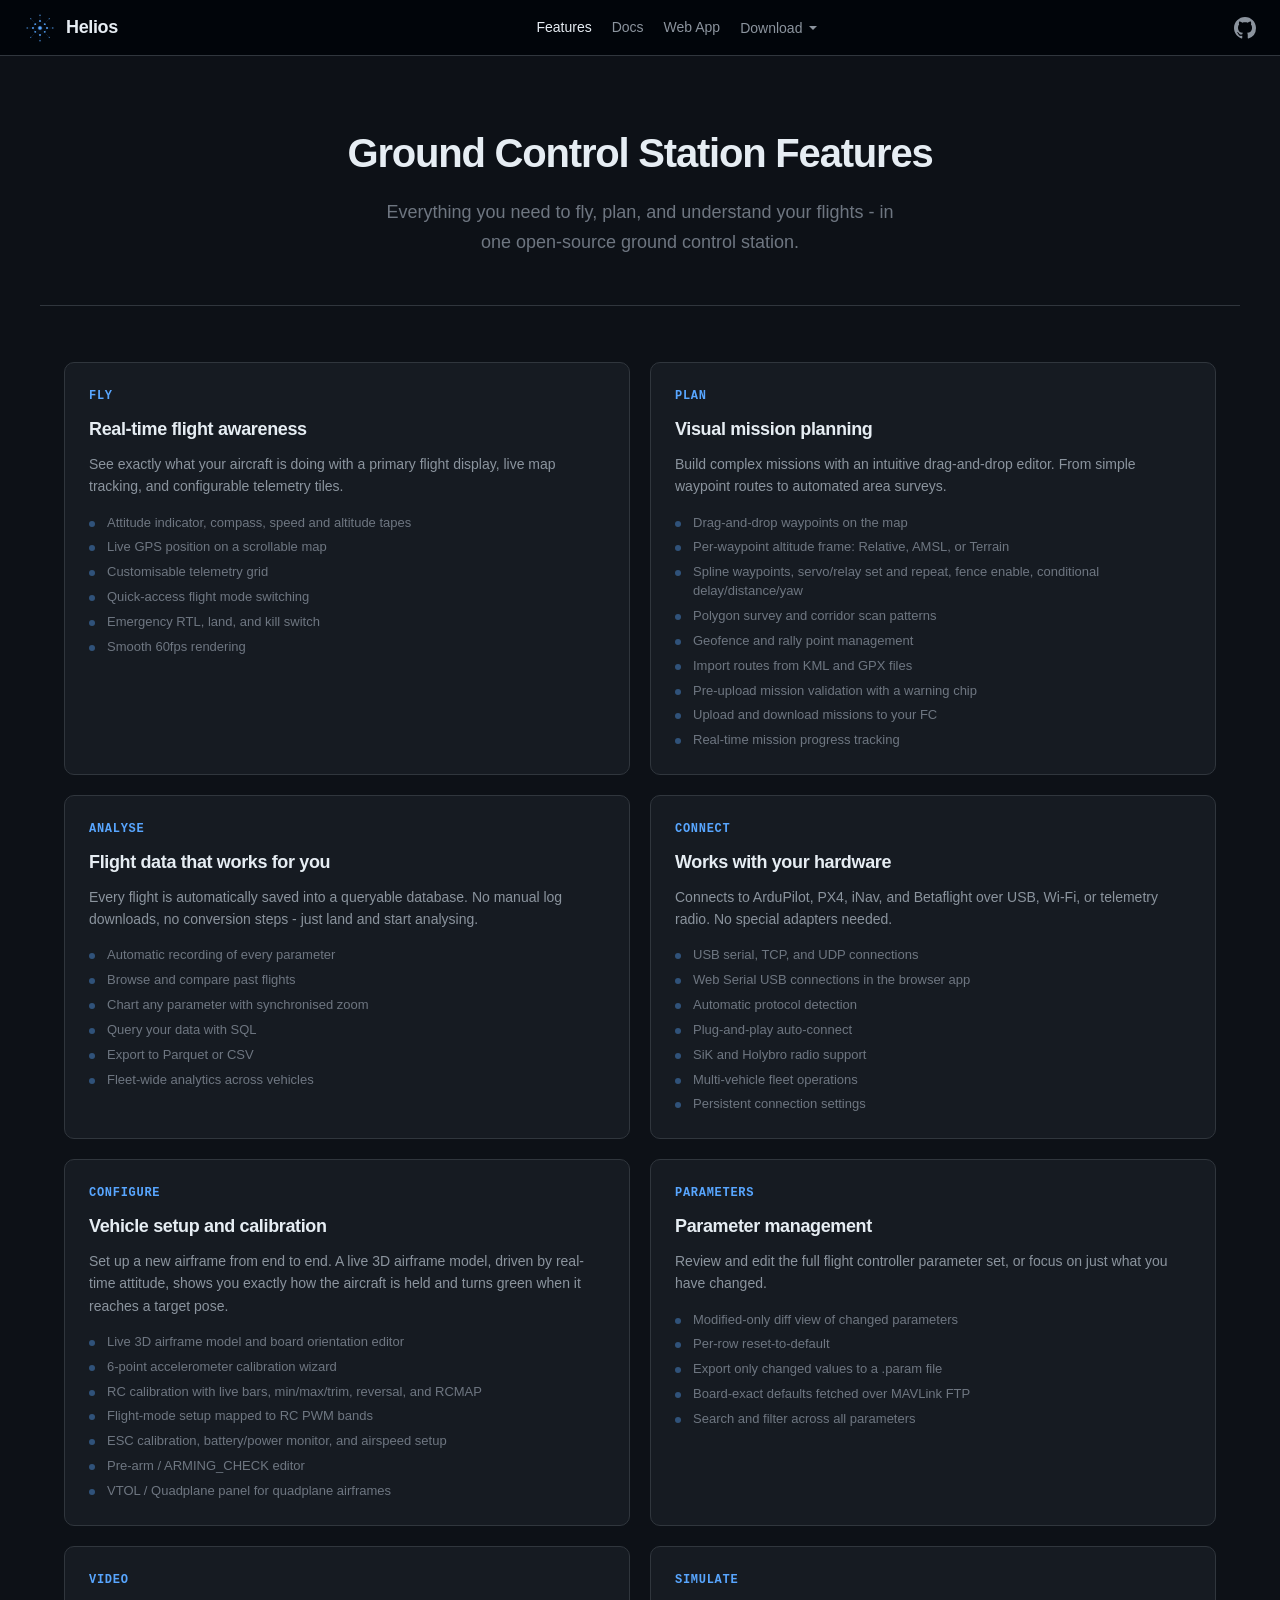
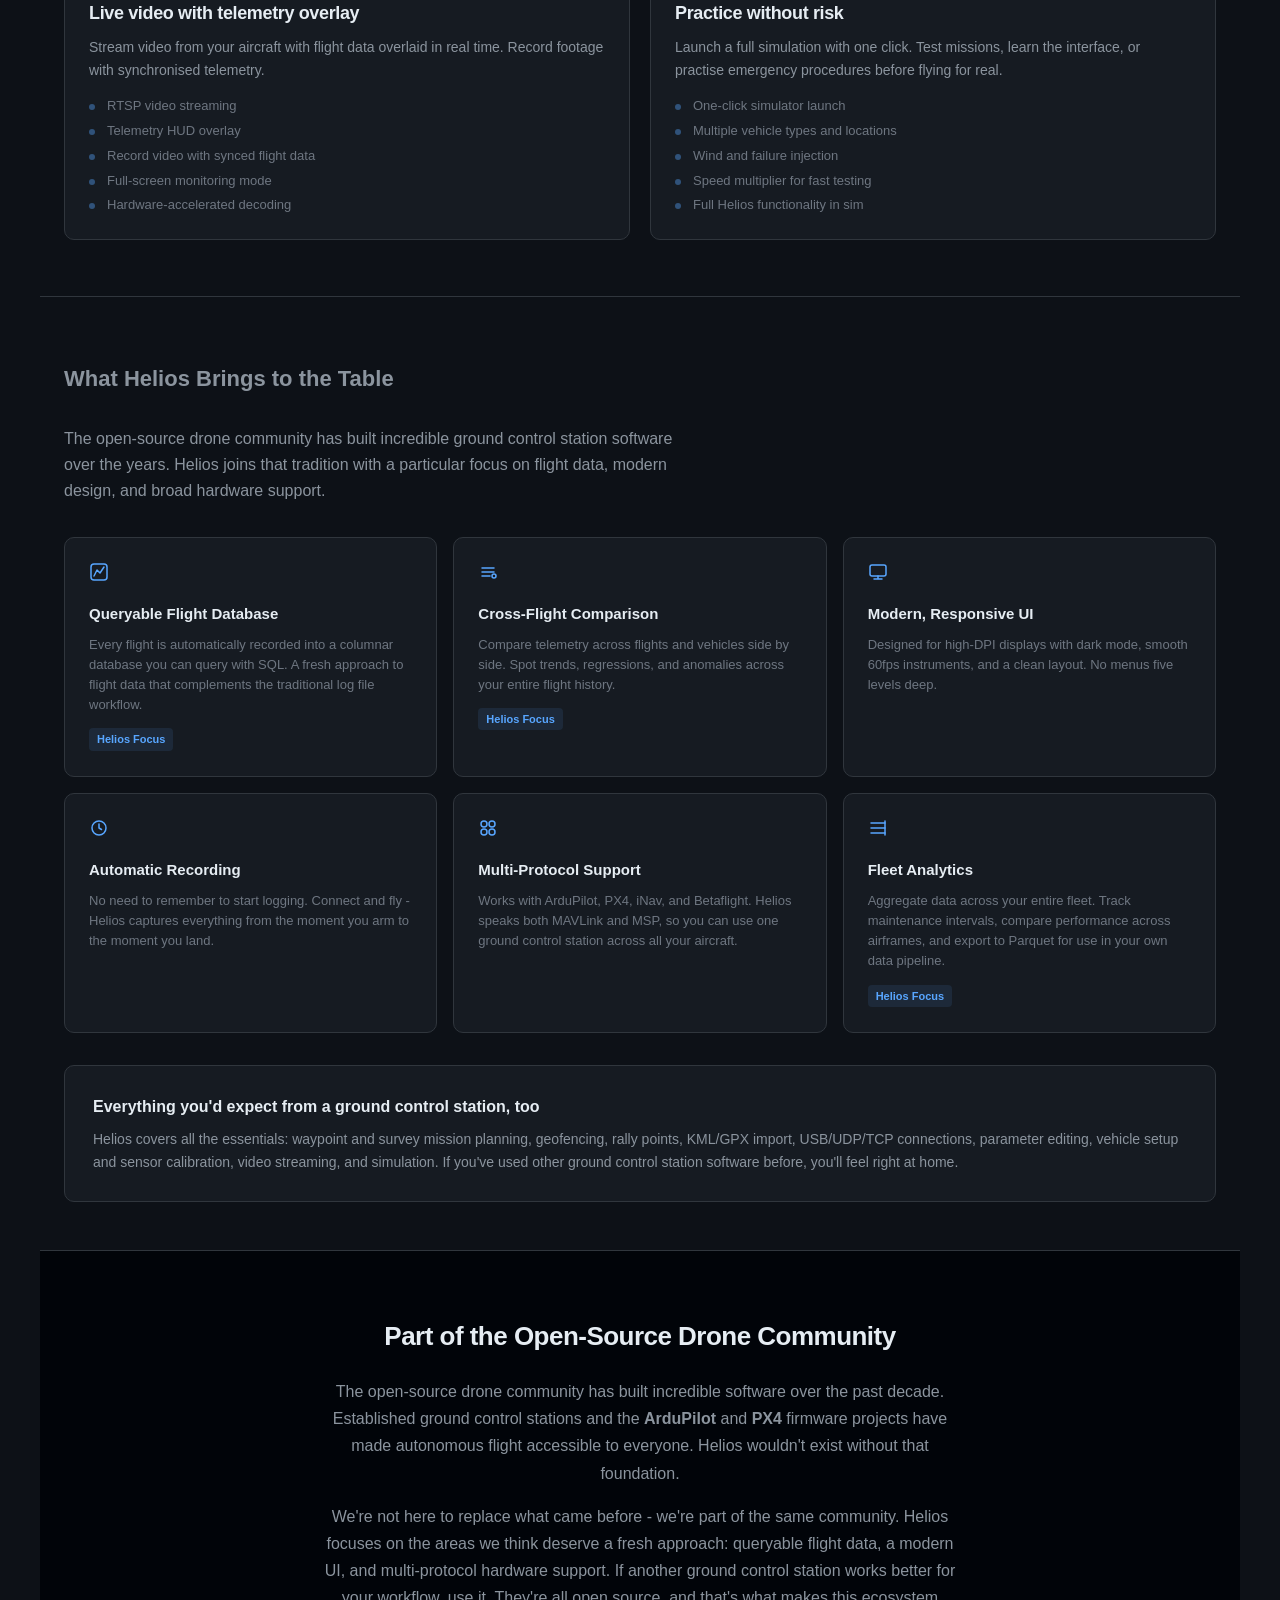
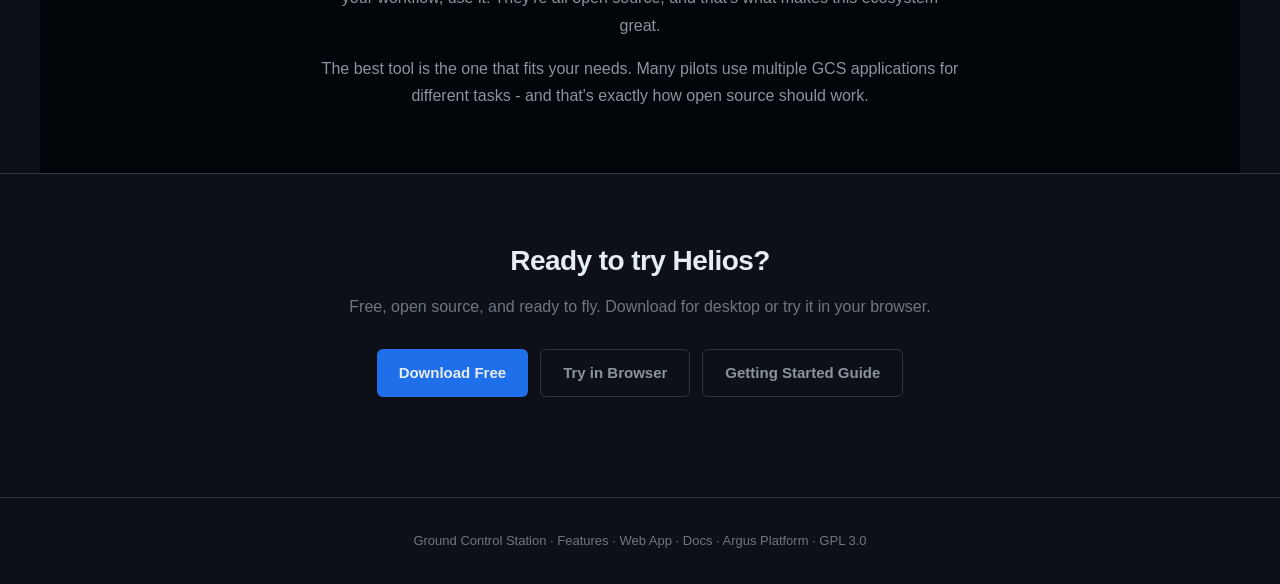
<file: website/features.html>
<!DOCTYPE html>
<html lang="en">
<head>
  <meta charset="UTF-8">
  <meta name="viewport" content="width=device-width, initial-scale=1.0">
  <title>Features - Helios GCS | Telemetry, Mission Planning, Flight Analytics</title>
  <meta name="description" content="Helios GCS features: real-time PFD, interactive mission planning, DuckDB-powered flight analytics, RTSP video, offline maps, ArduPilot and PX4 parameter editor, and sensor calibration. A modern open-source ground control station.">
  <link rel="canonical" href="https://heliosgcs.com/features.html">
  <!-- Open Graph -->
  <meta property="og:type" content="website">
  <meta property="og:url" content="https://heliosgcs.com/features.html">
  <meta property="og:title" content="Features - Helios GCS | Telemetry, Mission Planning, Flight Analytics">
  <meta property="og:description" content="Real-time telemetry, interactive mission planning, DuckDB-powered flight analytics, RTSP video, offline maps, and full parameter control for ArduPilot and PX4 drones.">
  <meta property="og:image" content="https://heliosgcs.com/img/og-image.png">
  <meta property="og:site_name" content="Helios GCS">
  <!-- Twitter Card -->
  <meta name="twitter:card" content="summary_large_image">
  <meta name="twitter:title" content="Features - Helios GCS | Telemetry, Mission Planning, Flight Analytics">
  <meta name="twitter:description" content="Real-time telemetry, interactive mission planning, DuckDB-powered flight analytics, RTSP video, offline maps, and full parameter control for ArduPilot and PX4 drones.">
  <meta name="twitter:image" content="https://heliosgcs.com/img/og-image.png">
  <!-- Additional SEO -->
  <meta name="robots" content="index, follow">
  <link rel="help" href="/llms.txt" type="text/plain" title="LLM content">
  <link rel="icon" href="img/favicon-48.png" sizes="48x48" type="image/png">
  <link rel="icon" href="img/favicon-192.png" sizes="192x192" type="image/png">
  <link rel="icon" href="img/app-icon.svg" type="image/svg+xml">
  <link rel="apple-touch-icon" href="img/apple-touch-icon.png">
  <link rel="stylesheet" href="css/style.css">
  <link rel="stylesheet" href="css/features.css">
  <script type="application/ld+json">
  {
    "@context": "https://schema.org",
    "@type": "BreadcrumbList",
    "itemListElement": [
      { "@type": "ListItem", "position": 1, "name": "Helios GCS", "item": "https://heliosgcs.com/" },
      { "@type": "ListItem", "position": 2, "name": "Features", "item": "https://heliosgcs.com/features.html" }
    ]
  }
  </script>
</head>
<body>

<nav class="nav">
  <div class="nav-inner">
    <a href="/" class="nav-brand">
      <img src="img/logo.svg" alt="Helios Ground Control Station">
      Helios
    </a>
    <ul class="nav-links">
      <li><a href="features.html" class="active">Features</a></li>
      <li><a href="docs.html">Docs</a></li>
      <li><a href="https://app.heliosgcs.com" target="_blank" rel="noopener">Web App</a></li>
      <li>
        <div class="nav-download">
          <button class="nav-download-btn">Download <svg viewBox="0 0 12 12"><path d="M2 4l4 4 4-4"/></svg></button>
          <div class="nav-download-menu">
            <div class="nav-download-menu-inner">
              <a href="https://github.com/jamesagarside/helios/releases/latest" target="_blank" rel="noopener">
                <svg viewBox="0 0 20 20"><rect x="3" y="2" width="14" height="16" rx="2"/><path d="M7 7h6M7 10h6M7 13h3"/></svg>
                macOS (.dmg)
              </a>
              <a href="https://github.com/jamesagarside/helios/releases/latest" target="_blank" rel="noopener">
                <svg viewBox="0 0 20 20"><rect x="4" y="3" width="12" height="14" rx="1"/><path d="M7 8l3 3 3-3M10 5v6"/></svg>
                Windows (.exe)
              </a>
              <a href="https://github.com/jamesagarside/helios/releases/latest" target="_blank" rel="noopener">
                <svg viewBox="0 0 20 20"><circle cx="10" cy="10" r="7"/><path d="M10 6v4l2 2"/></svg>
                Linux (.AppImage)
              </a>
            </div>
          </div>
        </div>
      </li>
    </ul>
    <div class="nav-right">
      <a href="https://github.com/jamesagarside/helios" class="nav-github" target="_blank" rel="noopener">
        <svg viewBox="0 0 16 16"><path d="M8 0C3.58 0 0 3.58 0 8c0 3.54 2.29 6.53 5.47 7.59.4.07.55-.17.55-.38 0-.19-.01-.82-.01-1.49-2.01.37-2.53-.49-2.69-.94-.09-.23-.48-.94-.82-1.13-.28-.15-.68-.52-.01-.53.63-.01 1.08.58 1.23.82.72 1.21 1.87.87 2.33.66.07-.52.28-.87.51-1.07-1.78-.2-3.64-.89-3.64-3.95 0-.87.31-1.59.82-2.15-.08-.2-.36-1.02.08-2.12 0 0 .67-.21 2.2.82.64-.18 1.32-.27 2-.27.68 0 1.36.09 2 .27 1.53-1.04 2.2-.82 2.2-.82.44 1.1.16 1.92.08 2.12.51.56.82 1.27.82 2.15 0 3.07-1.87 3.75-3.65 3.95.29.25.54.73.54 1.48 0 1.07-.01 1.93-.01 2.2 0 .21.15.46.55.38A8.013 8.013 0 0016 8c0-4.42-3.58-8-8-8z"/></svg>
      </a>
      <button class="menu-toggle" aria-label="Toggle menu" onclick="document.querySelector('.nav-links').classList.toggle('open')">
        <svg width="20" height="20" viewBox="0 0 20 20" fill="none" stroke="currentColor" stroke-width="1.5" stroke-linecap="round"><line x1="3" y1="5" x2="17" y2="5"/><line x1="3" y1="10" x2="17" y2="10"/><line x1="3" y1="15" x2="17" y2="15"/></svg>
      </button>
    </div>
  </div>
</nav>

<!-- Features Hero -->
<section class="features-hero">
  <h1>Ground Control Station Features</h1>
  <p>Everything you need to fly, plan, and understand your flights  - in one open-source ground control station.</p>
</section>

<!-- Feature Detail Grid -->
<section class="section feature-details-section">
  <div class="feature-details-grid">
    <div class="feature-detail-card" id="fly">
      <div class="feature-detail-label">Fly</div>
      <h3>Real-time flight awareness</h3>
      <p>See exactly what your aircraft is doing with a primary flight display, live map tracking, and configurable telemetry tiles.</p>
      <ul class="feature-detail-list">
        <li>Attitude indicator, compass, speed and altitude tapes</li>
        <li>Live GPS position on a scrollable map</li>
        <li>Customisable telemetry grid</li>
        <li>Quick-access flight mode switching</li>
        <li>Emergency RTL, land, and kill switch</li>
        <li>Smooth 60fps rendering</li>
      </ul>
    </div>
    <div class="feature-detail-card" id="plan">
      <div class="feature-detail-label">Plan</div>
      <h3>Visual mission planning</h3>
      <p>Build complex missions with an intuitive drag-and-drop editor. From simple waypoint routes to automated area surveys.</p>
      <ul class="feature-detail-list">
        <li>Drag-and-drop waypoints on the map</li>
        <li>Per-waypoint altitude frame: Relative, AMSL, or Terrain</li>
        <li>Spline waypoints, servo/relay set and repeat, fence enable, conditional delay/distance/yaw</li>
        <li>Polygon survey and corridor scan patterns</li>
        <li>Geofence and rally point management</li>
        <li>Import routes from KML and GPX files</li>
        <li>Pre-upload mission validation with a warning chip</li>
        <li>Upload and download missions to your FC</li>
        <li>Real-time mission progress tracking</li>
      </ul>
    </div>
    <div class="feature-detail-card" id="analyse">
      <div class="feature-detail-label">Analyse</div>
      <h3>Flight data that works for you</h3>
      <p>Every flight is automatically saved into a queryable database. No manual log downloads, no conversion steps  - just land and start analysing.</p>
      <ul class="feature-detail-list">
        <li>Automatic recording of every parameter</li>
        <li>Browse and compare past flights</li>
        <li>Chart any parameter with synchronised zoom</li>
        <li>Query your data with SQL</li>
        <li>Export to Parquet or CSV</li>
        <li>Fleet-wide analytics across vehicles</li>
      </ul>
    </div>
    <div class="feature-detail-card" id="connect">
      <div class="feature-detail-label">Connect</div>
      <h3>Works with your hardware</h3>
      <p>Connects to ArduPilot, PX4, iNav, and Betaflight over USB, Wi-Fi, or telemetry radio. No special adapters needed.</p>
      <ul class="feature-detail-list">
        <li>USB serial, TCP, and UDP connections</li>
        <li>Web Serial USB connections in the browser app</li>
        <li>Automatic protocol detection</li>
        <li>Plug-and-play auto-connect</li>
        <li>SiK and Holybro radio support</li>
        <li>Multi-vehicle fleet operations</li>
        <li>Persistent connection settings</li>
      </ul>
    </div>
    <div class="feature-detail-card" id="configure">
      <div class="feature-detail-label">Configure</div>
      <h3>Vehicle setup and calibration</h3>
      <p>Set up a new airframe from end to end. A live 3D airframe model, driven by real-time attitude, shows you exactly how the aircraft is held and turns green when it reaches a target pose.</p>
      <ul class="feature-detail-list">
        <li>Live 3D airframe model and board orientation editor</li>
        <li>6-point accelerometer calibration wizard</li>
        <li>RC calibration with live bars, min/max/trim, reversal, and RCMAP</li>
        <li>Flight-mode setup mapped to RC PWM bands</li>
        <li>ESC calibration, battery/power monitor, and airspeed setup</li>
        <li>Pre-arm / ARMING_CHECK editor</li>
        <li>VTOL / Quadplane panel for quadplane airframes</li>
      </ul>
    </div>
    <div class="feature-detail-card" id="params">
      <div class="feature-detail-label">Parameters</div>
      <h3>Parameter management</h3>
      <p>Review and edit the full flight controller parameter set, or focus on just what you have changed.</p>
      <ul class="feature-detail-list">
        <li>Modified-only diff view of changed parameters</li>
        <li>Per-row reset-to-default</li>
        <li>Export only changed values to a .param file</li>
        <li>Board-exact defaults fetched over MAVLink FTP</li>
        <li>Search and filter across all parameters</li>
      </ul>
    </div>
    <div class="feature-detail-card" id="video">
      <div class="feature-detail-label">Video</div>
      <h3>Live video with telemetry overlay</h3>
      <p>Stream video from your aircraft with flight data overlaid in real time. Record footage with synchronised telemetry.</p>
      <ul class="feature-detail-list">
        <li>RTSP video streaming</li>
        <li>Telemetry HUD overlay</li>
        <li>Record video with synced flight data</li>
        <li>Full-screen monitoring mode</li>
        <li>Hardware-accelerated decoding</li>
      </ul>
    </div>
    <div class="feature-detail-card" id="simulate">
      <div class="feature-detail-label">Simulate</div>
      <h3>Practice without risk</h3>
      <p>Launch a full simulation with one click. Test missions, learn the interface, or practise emergency procedures before flying for real.</p>
      <ul class="feature-detail-list">
        <li>One-click simulator launch</li>
        <li>Multiple vehicle types and locations</li>
        <li>Wind and failure injection</li>
        <li>Speed multiplier for fast testing</li>
        <li>Full Helios functionality in sim</li>
      </ul>
    </div>
  </div>
</section>

<!-- What's Different -->
<section class="section comparison-section" id="compare">
  <h2 class="section-title">What Helios Brings to the Table</h2>
  <p class="comparison-intro">The open-source drone community has built incredible ground control station software over the years. Helios joins that tradition with a particular focus on flight data, modern design, and broad hardware support.</p>

  <div class="differentiators-grid">
    <div class="diff-card">
      <div class="diff-icon">
        <svg width="20" height="20" viewBox="0 0 20 20" fill="none" stroke="currentColor" stroke-width="1.5" stroke-linecap="round" stroke-linejoin="round"><rect x="2" y="2" width="16" height="16" rx="3"/><polyline points="5,14 8,8 11,11 15,5"/></svg>
      </div>
      <h3>Queryable Flight Database</h3>
      <p>Every flight is automatically recorded into a columnar database you can query with SQL. A fresh approach to flight data that complements the traditional log file workflow.</p>
      <div class="diff-tag">Helios Focus</div>
    </div>
    <div class="diff-card">
      <div class="diff-icon">
        <svg width="20" height="20" viewBox="0 0 20 20" fill="none" stroke="currentColor" stroke-width="1.5" stroke-linecap="round" stroke-linejoin="round"><path d="M4 6h12M4 10h12M4 14h8"/><circle cx="16" cy="14" r="2"/></svg>
      </div>
      <h3>Cross-Flight Comparison</h3>
      <p>Compare telemetry across flights and vehicles side by side. Spot trends, regressions, and anomalies across your entire flight history.</p>
      <div class="diff-tag">Helios Focus</div>
    </div>
    <div class="diff-card">
      <div class="diff-icon">
        <svg width="20" height="20" viewBox="0 0 20 20" fill="none" stroke="currentColor" stroke-width="1.5" stroke-linecap="round" stroke-linejoin="round"><rect x="2" y="3" width="16" height="11" rx="2"/><path d="M6 17h8M10 14v3"/></svg>
      </div>
      <h3>Modern, Responsive UI</h3>
      <p>Designed for high-DPI displays with dark mode, smooth 60fps instruments, and a clean layout. No menus five levels deep.</p>
    </div>
    <div class="diff-card">
      <div class="diff-icon">
        <svg width="20" height="20" viewBox="0 0 20 20" fill="none" stroke="currentColor" stroke-width="1.5" stroke-linecap="round" stroke-linejoin="round"><circle cx="10" cy="10" r="7"/><path d="M10 6v4l2.5 1.5"/></svg>
      </div>
      <h3>Automatic Recording</h3>
      <p>No need to remember to start logging. Connect and fly  - Helios captures everything from the moment you arm to the moment you land.</p>
    </div>
    <div class="diff-card">
      <div class="diff-icon">
        <svg width="20" height="20" viewBox="0 0 20 20" fill="none" stroke="currentColor" stroke-width="1.5" stroke-linecap="round" stroke-linejoin="round"><circle cx="6" cy="6" r="3"/><circle cx="14" cy="6" r="3"/><circle cx="6" cy="14" r="3"/><circle cx="14" cy="14" r="3"/></svg>
      </div>
      <h3>Multi-Protocol Support</h3>
      <p>Works with ArduPilot, PX4, iNav, and Betaflight. Helios speaks both MAVLink and MSP, so you can use one ground control station across all your aircraft.</p>
    </div>
    <div class="diff-card">
      <div class="diff-icon">
        <svg width="20" height="20" viewBox="0 0 20 20" fill="none" stroke="currentColor" stroke-width="1.5" stroke-linecap="round" stroke-linejoin="round"><path d="M3 5h14M3 10h14M3 15h14"/><path d="M17 3v14"/></svg>
      </div>
      <h3>Fleet Analytics</h3>
      <p>Aggregate data across your entire fleet. Track maintenance intervals, compare performance across airframes, and export to Parquet for use in your own data pipeline.</p>
      <div class="diff-tag">Helios Focus</div>
    </div>
  </div>

  <!-- Shared Foundation -->
  <div class="shared-foundation">
    <h3>Everything you'd expect from a ground control station, too</h3>
    <p>Helios covers all the essentials: waypoint and survey mission planning, geofencing, rally points, KML/GPX import, USB/UDP/TCP connections, parameter editing, vehicle setup and sensor calibration, video streaming, and simulation. If you've used other ground control station software before, you'll feel right at home.</p>
  </div>
</section>

<!-- Community -->
<section class="section community-section">
  <div class="community-inner">
    <h2 class="section-title">Part of the Open-Source Drone Community</h2>
    <p>The open-source drone community has built incredible software over the past decade. Established ground control stations and the <strong>ArduPilot</strong> and <strong>PX4</strong> firmware projects have made autonomous flight accessible to everyone. Helios wouldn't exist without that foundation.</p>
    <p>We're not here to replace what came before  - we're part of the same community. Helios focuses on the areas we think deserve a fresh approach: queryable flight data, a modern UI, and multi-protocol hardware support. If another ground control station works better for your workflow, use it. They're all open source, and that's what makes this ecosystem great.</p>
    <p>The best tool is the one that fits your needs. Many pilots use multiple GCS applications for different tasks  - and that's exactly how open source should work.</p>
  </div>
</section>

<!-- CTA -->
<section class="features-cta">
  <h2>Ready to try Helios?</h2>
  <p>Free, open source, and ready to fly. Download for desktop or try it in your browser.</p>
  <div class="hero-actions">
    <a href="/#download" class="btn btn-primary">Download Free</a>
    <a href="https://app.heliosgcs.com" class="btn btn-secondary" target="_blank" rel="noopener">Try in Browser</a>
    <a href="docs.html?page=getting-started" class="btn btn-secondary">Getting Started Guide</a>
  </div>
</section>

<footer class="footer">
  <a href="ground-control-station.html">Ground Control Station</a>
  &middot; <a href="features.html">Features</a>
  &middot; <a href="web-app.html">Web App</a>
  &middot; <a href="docs.html">Docs</a>
  &middot; <a href="https://github.com/jamesagarside">Argus Platform</a>
  &middot; <a href="https://github.com/jamesagarside/helios/blob/main/LICENSE">GPL 3.0</a>
</footer>

</body>
</html>
</file>
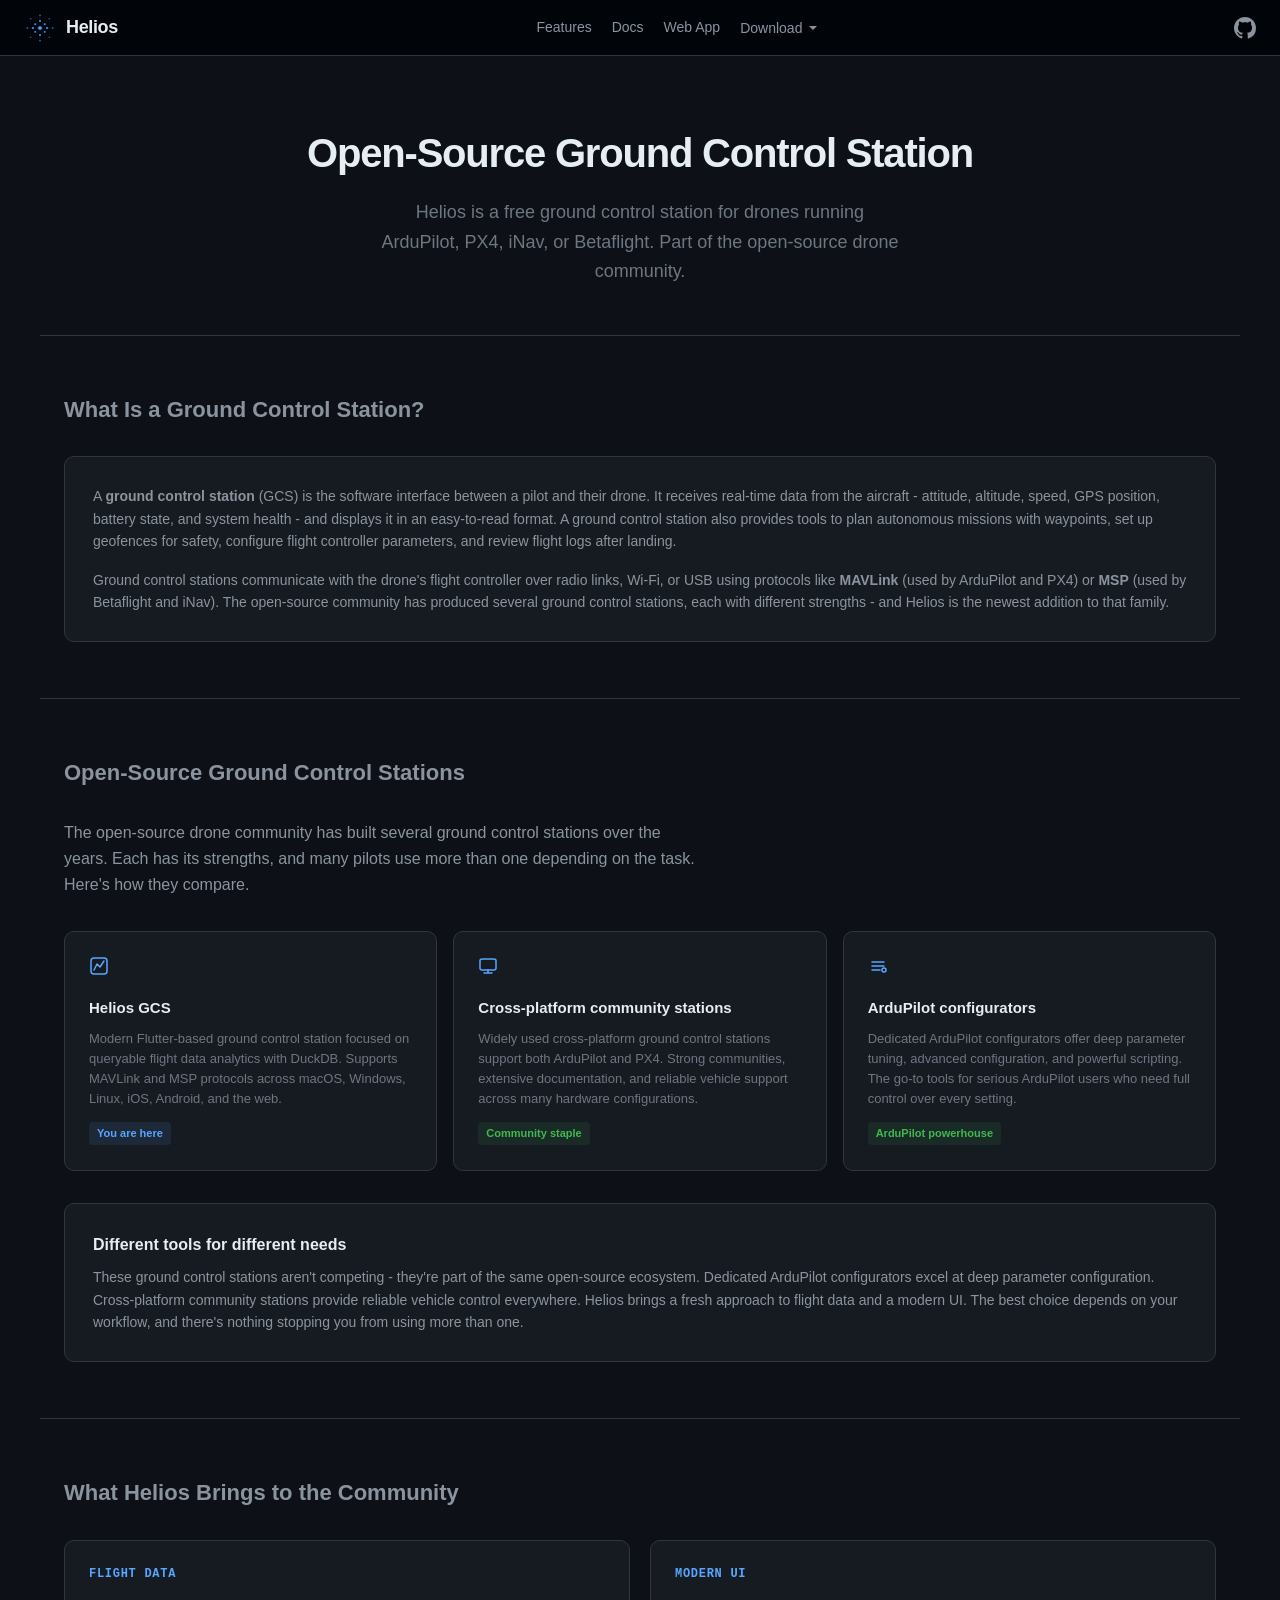
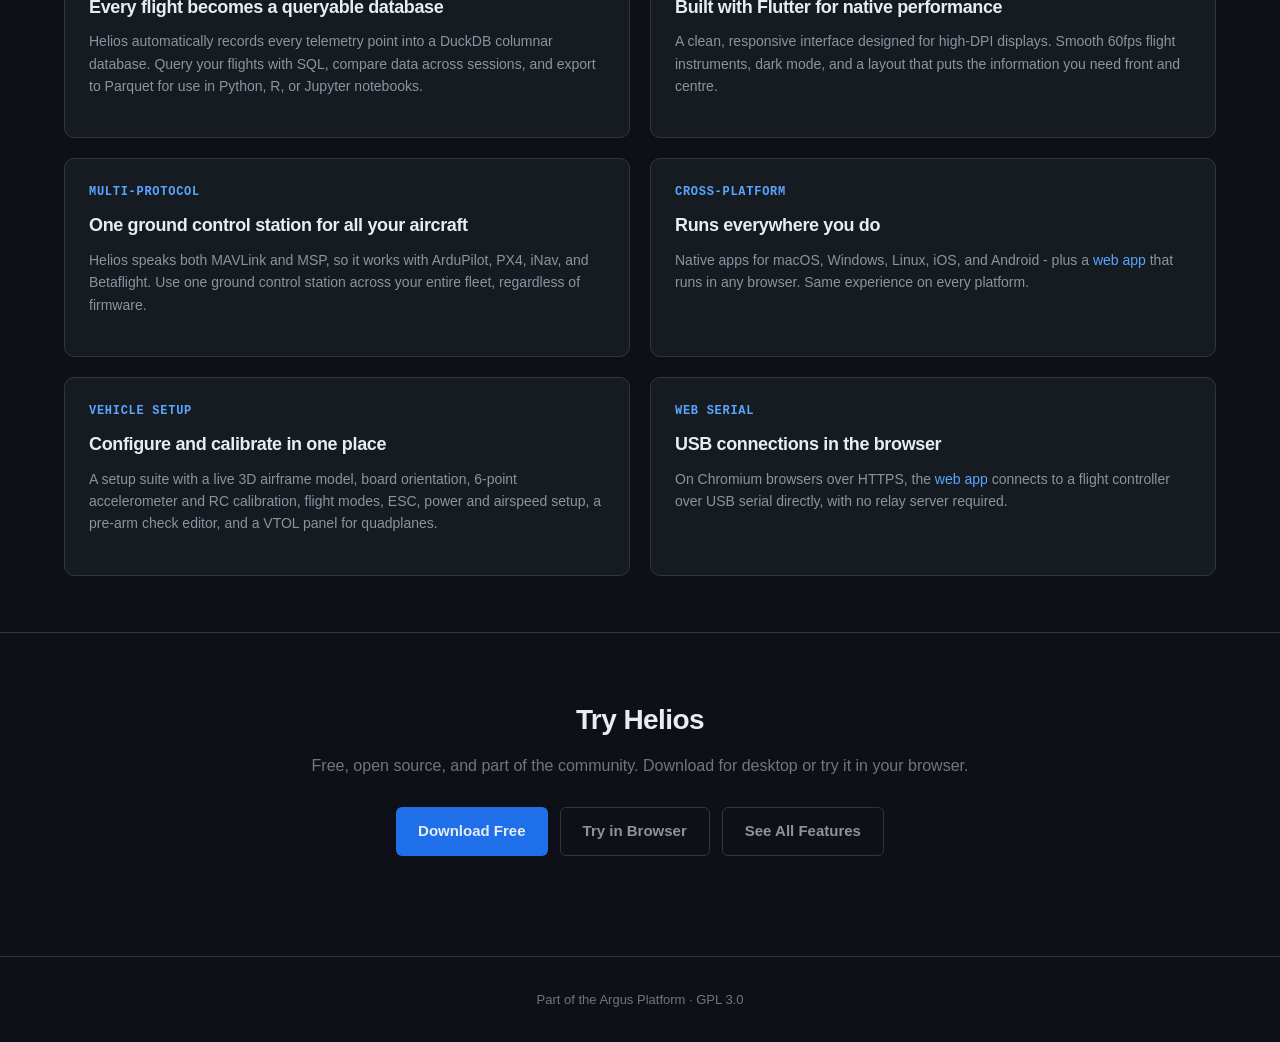
<file: website/ground-control-station.html>
<!DOCTYPE html>
<html lang="en">
<head>
  <meta charset="UTF-8">
  <meta name="viewport" content="width=device-width, initial-scale=1.0">
  <title>Open-Source Ground Control Station for Drones | Helios GCS</title>
  <meta name="description" content="Helios is a free, open-source ground control station for ArduPilot, PX4, iNav, and Betaflight drones. Real-time telemetry, mission planning, flight data analytics, and multi-platform support. Part of the open-source drone community.">
  <link rel="canonical" href="https://heliosgcs.com/ground-control-station.html">
  <!-- Open Graph -->
  <meta property="og:type" content="website">
  <meta property="og:url" content="https://heliosgcs.com/ground-control-station.html">
  <meta property="og:title" content="Open-Source Ground Control Station for Drones | Helios GCS">
  <meta property="og:description" content="Helios is a free, open-source ground control station for ArduPilot, PX4, iNav, and Betaflight drones. Real-time telemetry, mission planning, and flight data analytics.">
  <meta property="og:image" content="https://heliosgcs.com/img/og-image.png">
  <meta property="og:site_name" content="Helios GCS">
  <!-- Twitter Card -->
  <meta name="twitter:card" content="summary_large_image">
  <meta name="twitter:title" content="Open-Source Ground Control Station for Drones | Helios GCS">
  <meta name="twitter:description" content="Helios is a free, open-source ground control station for ArduPilot, PX4, iNav, and Betaflight drones. Real-time telemetry, mission planning, and flight data analytics.">
  <meta name="twitter:image" content="https://heliosgcs.com/img/og-image.png">
  <!-- Additional SEO -->
  <meta name="keywords" content="ground control station, drone ground control station, GCS software, open source GCS, drone control software, UAV ground station, MAVLink GCS, ArduPilot GCS, PX4 ground station, flight controller software, drone telemetry software, open source GCS alternative, ground control station alternative">
  <meta name="robots" content="index, follow">
  <link rel="help" href="/llms.txt" type="text/plain" title="LLM content">
  <link rel="icon" href="img/favicon-48.png" sizes="48x48" type="image/png">
  <link rel="icon" href="img/favicon-192.png" sizes="192x192" type="image/png">
  <link rel="icon" href="img/app-icon.svg" type="image/svg+xml">
  <link rel="apple-touch-icon" href="img/apple-touch-icon.png">
  <link rel="stylesheet" href="css/style.css">
  <link rel="stylesheet" href="css/features.css">
  <script type="application/ld+json">
  {
    "@context": "https://schema.org",
    "@type": "BreadcrumbList",
    "itemListElement": [
      { "@type": "ListItem", "position": 1, "name": "Helios GCS", "item": "https://heliosgcs.com/" },
      { "@type": "ListItem", "position": 2, "name": "Ground Control Station", "item": "https://heliosgcs.com/ground-control-station.html" }
    ]
  }
  </script>
  <script type="application/ld+json">
  {
    "@context": "https://schema.org",
    "@type": "FAQPage",
    "mainEntity": [
      {
        "@type": "Question",
        "name": "What is a ground control station?",
        "acceptedAnswer": {
          "@type": "Answer",
          "text": "A ground control station (GCS) is software that allows a pilot to monitor, control, and plan flights for unmanned aerial vehicles (drones). It typically displays real-time telemetry data such as altitude, speed, battery level, and GPS position, provides tools for planning autonomous missions with waypoints, and includes safety features like geofencing and return-to-launch. Ground control stations communicate with the drone's flight controller using protocols like MAVLink or MSP."
        }
      },
      {
        "@type": "Question",
        "name": "What are the main open-source ground control stations?",
        "acceptedAnswer": {
          "@type": "Answer",
          "text": "The open-source drone community has produced several excellent ground control stations. Some are widely used across ArduPilot and PX4 with broad platform support. Others offer deep ArduPilot integration with advanced configuration tools. Helios GCS focuses on queryable flight data analytics and a modern Flutter-based UI with support for MAVLink and MSP protocols. Each serves different needs, and many pilots use more than one."
        }
      },
      {
        "@type": "Question",
        "name": "Which ground control station should I use?",
        "acceptedAnswer": {
          "@type": "Answer",
          "text": "The best ground control station depends on your workflow. If you want deep ArduPilot parameter tuning, a dedicated ArduPilot configurator is hard to beat. If you need broad cross-platform support, a long-established station runs everywhere. If you care about flight data analysis with SQL queries and a modern interface, Helios GCS is designed for that. They're all free and open source, so try them and see which fits your flying style."
        }
      }
    ]
  }
  </script>
</head>
<body>

<nav class="nav">
  <div class="nav-inner">
    <a href="/" class="nav-brand">
      <img src="img/logo.svg" alt="Helios Ground Control Station">
      Helios
    </a>
    <ul class="nav-links">
      <li><a href="features.html">Features</a></li>
      <li><a href="docs.html">Docs</a></li>
      <li><a href="https://app.heliosgcs.com" target="_blank" rel="noopener">Web App</a></li>
      <li>
        <div class="nav-download">
          <button class="nav-download-btn" onclick="this.parentElement.classList.toggle('open')">Download <svg viewBox="0 0 12 12"><path d="M2 4l4 4 4-4"/></svg></button>
          <div class="nav-download-menu">
            <div class="nav-download-menu-inner">
              <a href="https://github.com/jamesagarside/helios/releases/latest" target="_blank" rel="noopener">
                <svg viewBox="0 0 20 20"><rect x="3" y="2" width="14" height="16" rx="2"/><path d="M7 7h6M7 10h6M7 13h3"/></svg>
                macOS (.dmg)
              </a>
              <a href="https://github.com/jamesagarside/helios/releases/latest" target="_blank" rel="noopener">
                <svg viewBox="0 0 20 20"><rect x="4" y="3" width="12" height="14" rx="1"/><path d="M7 8l3 3 3-3M10 5v6"/></svg>
                Windows (.exe)
              </a>
              <a href="https://github.com/jamesagarside/helios/releases/latest" target="_blank" rel="noopener">
                <svg viewBox="0 0 20 20"><circle cx="10" cy="10" r="7"/><path d="M10 6v4l2 2"/></svg>
                Linux (.AppImage)
              </a>
            </div>
          </div>
        </div>
      </li>
    </ul>
    <div class="nav-right">
      <a href="https://github.com/jamesagarside/helios" class="nav-github" target="_blank" rel="noopener">
        <svg viewBox="0 0 16 16"><path d="M8 0C3.58 0 0 3.58 0 8c0 3.54 2.29 6.53 5.47 7.59.4.07.55-.17.55-.38 0-.19-.01-.82-.01-1.49-2.01.37-2.53-.49-2.69-.94-.09-.23-.48-.94-.82-1.13-.28-.15-.68-.52-.01-.53.63-.01 1.08.58 1.23.82.72 1.21 1.87.87 2.33.66.07-.52.28-.87.51-1.07-1.78-.2-3.64-.89-3.64-3.95 0-.87.31-1.59.82-2.15-.08-.2-.36-1.02.08-2.12 0 0 .67-.21 2.2.82.64-.18 1.32-.27 2-.27.68 0 1.36.09 2 .27 1.53-1.04 2.2-.82 2.2-.82.44 1.1.16 1.92.08 2.12.51.56.82 1.27.82 2.15 0 3.07-1.87 3.75-3.65 3.95.29.25.54.73.54 1.48 0 1.07-.01 1.93-.01 2.2 0 .21.15.46.55.38A8.013 8.013 0 0016 8c0-4.42-3.58-8-8-8z"/></svg>
      </a>
      <button class="menu-toggle" aria-label="Toggle menu" onclick="document.querySelector('.nav-links').classList.toggle('open')">
        <svg width="20" height="20" viewBox="0 0 20 20" fill="none" stroke="currentColor" stroke-width="1.5" stroke-linecap="round"><line x1="3" y1="5" x2="17" y2="5"/><line x1="3" y1="10" x2="17" y2="10"/><line x1="3" y1="15" x2="17" y2="15"/></svg>
      </button>
    </div>
  </div>
</nav>

<!-- Hero -->
<section class="features-hero">
  <h1>Open-Source Ground Control Station</h1>
  <p>Helios is a free ground control station for drones running ArduPilot, PX4, iNav, or Betaflight. Part of the open-source drone community.</p>
</section>

<!-- What Is a GCS -->
<section class="section" style="border-top: 1px solid var(--border);">
  <h2 class="section-title">What Is a Ground Control Station?</h2>
  <div class="shared-foundation">
    <p>A <strong>ground control station</strong> (GCS) is the software interface between a pilot and their drone. It receives real-time data from the aircraft  - attitude, altitude, speed, GPS position, battery state, and system health  - and displays it in an easy-to-read format. A ground control station also provides tools to plan autonomous missions with waypoints, set up geofences for safety, configure flight controller parameters, and review flight logs after landing.</p>
    <p style="margin-top: 16px;">Ground control stations communicate with the drone's flight controller over radio links, Wi-Fi, or USB using protocols like <strong>MAVLink</strong> (used by ArduPilot and PX4) or <strong>MSP</strong> (used by Betaflight and iNav). The open-source community has produced several ground control stations, each with different strengths  - and Helios is the newest addition to that family.</p>
  </div>
</section>

<!-- Open Source GCS Landscape -->
<section class="section" style="border-top: 1px solid var(--border);">
  <h2 class="section-title">Open-Source Ground Control Stations</h2>
  <p class="comparison-intro">The open-source drone community has built several ground control stations over the years. Each has its strengths, and many pilots use more than one depending on the task. Here's how they compare.</p>

  <div class="differentiators-grid">
    <div class="diff-card">
      <div class="diff-icon">
        <svg width="20" height="20" viewBox="0 0 20 20" fill="none" stroke="currentColor" stroke-width="1.5" stroke-linecap="round" stroke-linejoin="round"><rect x="2" y="2" width="16" height="16" rx="3"/><polyline points="5,14 8,8 11,11 15,5"/></svg>
      </div>
      <h3>Helios GCS</h3>
      <p>Modern Flutter-based ground control station focused on queryable flight data analytics with DuckDB. Supports MAVLink and MSP protocols across macOS, Windows, Linux, iOS, Android, and the web.</p>
      <div class="diff-tag" style="background: rgba(88, 166, 255, 0.1); color: var(--accent);">You are here</div>
    </div>
    <div class="diff-card">
      <div class="diff-icon">
        <svg width="20" height="20" viewBox="0 0 20 20" fill="none" stroke="currentColor" stroke-width="1.5" stroke-linecap="round" stroke-linejoin="round"><rect x="2" y="3" width="16" height="11" rx="2"/><path d="M6 17h8M10 14v3"/></svg>
      </div>
      <h3>Cross-platform community stations</h3>
      <p>Widely used cross-platform ground control stations support both ArduPilot and PX4. Strong communities, extensive documentation, and reliable vehicle support across many hardware configurations.</p>
      <div class="diff-tag" style="background: rgba(63, 185, 80, 0.1); color: var(--success);">Community staple</div>
    </div>
    <div class="diff-card">
      <div class="diff-icon">
        <svg width="20" height="20" viewBox="0 0 20 20" fill="none" stroke="currentColor" stroke-width="1.5" stroke-linecap="round" stroke-linejoin="round"><path d="M4 6h12M4 10h12M4 14h8"/><circle cx="16" cy="14" r="2"/></svg>
      </div>
      <h3>ArduPilot configurators</h3>
      <p>Dedicated ArduPilot configurators offer deep parameter tuning, advanced configuration, and powerful scripting. The go-to tools for serious ArduPilot users who need full control over every setting.</p>
      <div class="diff-tag" style="background: rgba(63, 185, 80, 0.1); color: var(--success);">ArduPilot powerhouse</div>
    </div>
  </div>

  <div class="shared-foundation" style="margin-top: 20px;">
    <h3>Different tools for different needs</h3>
    <p>These ground control stations aren't competing  - they're part of the same open-source ecosystem. Dedicated ArduPilot configurators excel at deep parameter configuration. Cross-platform community stations provide reliable vehicle control everywhere. Helios brings a fresh approach to flight data and a modern UI. The best choice depends on your workflow, and there's nothing stopping you from using more than one.</p>
  </div>
</section>

<!-- What Helios Focuses On -->
<section class="section" style="border-top: 1px solid var(--border);">
  <h2 class="section-title">What Helios Brings to the Community</h2>
  <div class="feature-details-grid">
    <div class="feature-detail-card">
      <div class="feature-detail-label">Flight Data</div>
      <h3>Every flight becomes a queryable database</h3>
      <p>Helios automatically records every telemetry point into a DuckDB columnar database. Query your flights with SQL, compare data across sessions, and export to Parquet for use in Python, R, or Jupyter notebooks.</p>
    </div>
    <div class="feature-detail-card">
      <div class="feature-detail-label">Modern UI</div>
      <h3>Built with Flutter for native performance</h3>
      <p>A clean, responsive interface designed for high-DPI displays. Smooth 60fps flight instruments, dark mode, and a layout that puts the information you need front and centre.</p>
    </div>
    <div class="feature-detail-card">
      <div class="feature-detail-label">Multi-Protocol</div>
      <h3>One ground control station for all your aircraft</h3>
      <p>Helios speaks both MAVLink and MSP, so it works with ArduPilot, PX4, iNav, and Betaflight. Use one ground control station across your entire fleet, regardless of firmware.</p>
    </div>
    <div class="feature-detail-card">
      <div class="feature-detail-label">Cross-Platform</div>
      <h3>Runs everywhere you do</h3>
      <p>Native apps for macOS, Windows, Linux, iOS, and Android  - plus a <a href="web-app.html">web app</a> that runs in any browser. Same experience on every platform.</p>
    </div>
    <div class="feature-detail-card">
      <div class="feature-detail-label">Vehicle Setup</div>
      <h3>Configure and calibrate in one place</h3>
      <p>A setup suite with a live 3D airframe model, board orientation, 6-point accelerometer and RC calibration, flight modes, ESC, power and airspeed setup, a pre-arm check editor, and a VTOL panel for quadplanes.</p>
    </div>
    <div class="feature-detail-card">
      <div class="feature-detail-label">Web Serial</div>
      <h3>USB connections in the browser</h3>
      <p>On Chromium browsers over HTTPS, the <a href="web-app.html">web app</a> connects to a flight controller over USB serial directly, with no relay server required.</p>
    </div>
  </div>
</section>

<!-- CTA -->
<section class="features-cta">
  <h2>Try Helios</h2>
  <p>Free, open source, and part of the community. Download for desktop or try it in your browser.</p>
  <div class="hero-actions">
    <a href="/#download" class="btn btn-primary">Download Free</a>
    <a href="https://app.heliosgcs.com" class="btn btn-secondary" target="_blank" rel="noopener">Try in Browser</a>
    <a href="features.html" class="btn btn-secondary">See All Features</a>
  </div>
</section>

<footer class="footer">
  Part of the <a href="https://github.com/jamesagarside">Argus Platform</a>
  &middot; <a href="https://github.com/jamesagarside/helios/blob/main/LICENSE">GPL 3.0</a>
</footer>

</body>
</html>
</file>
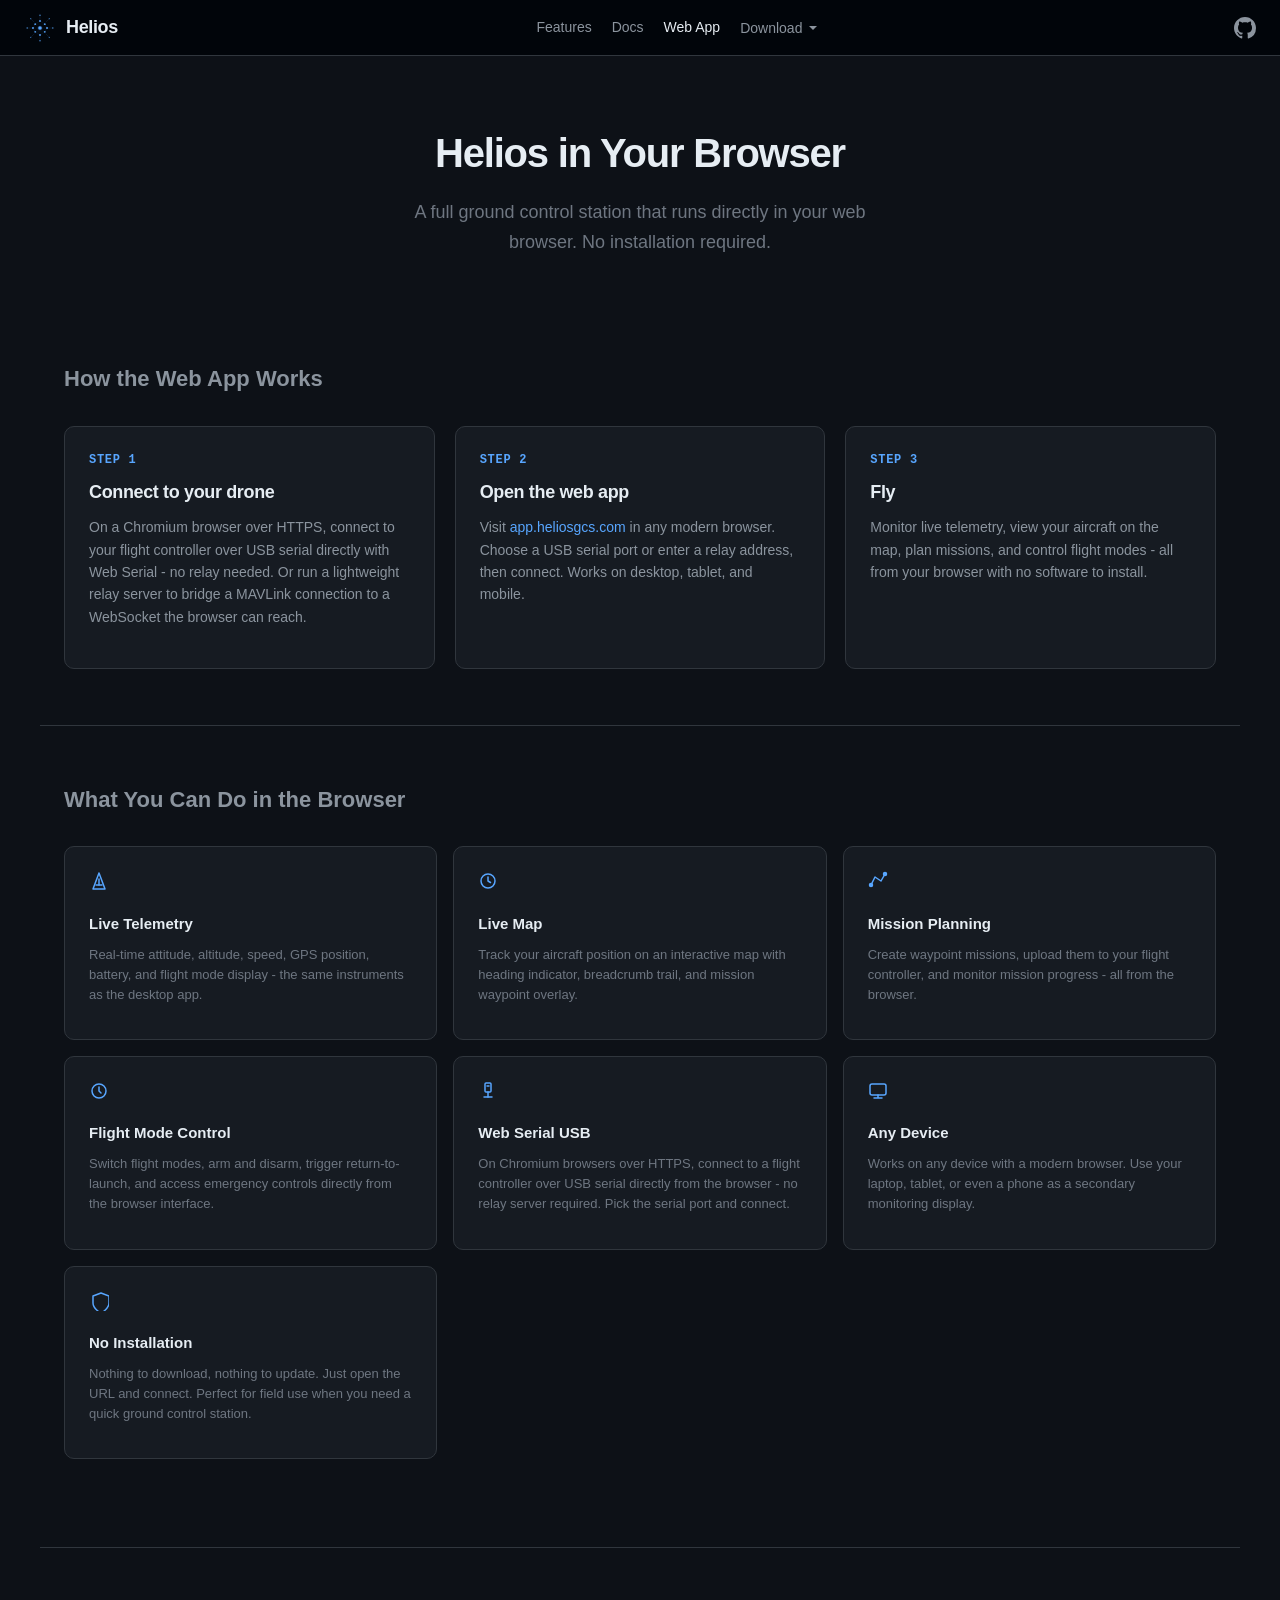
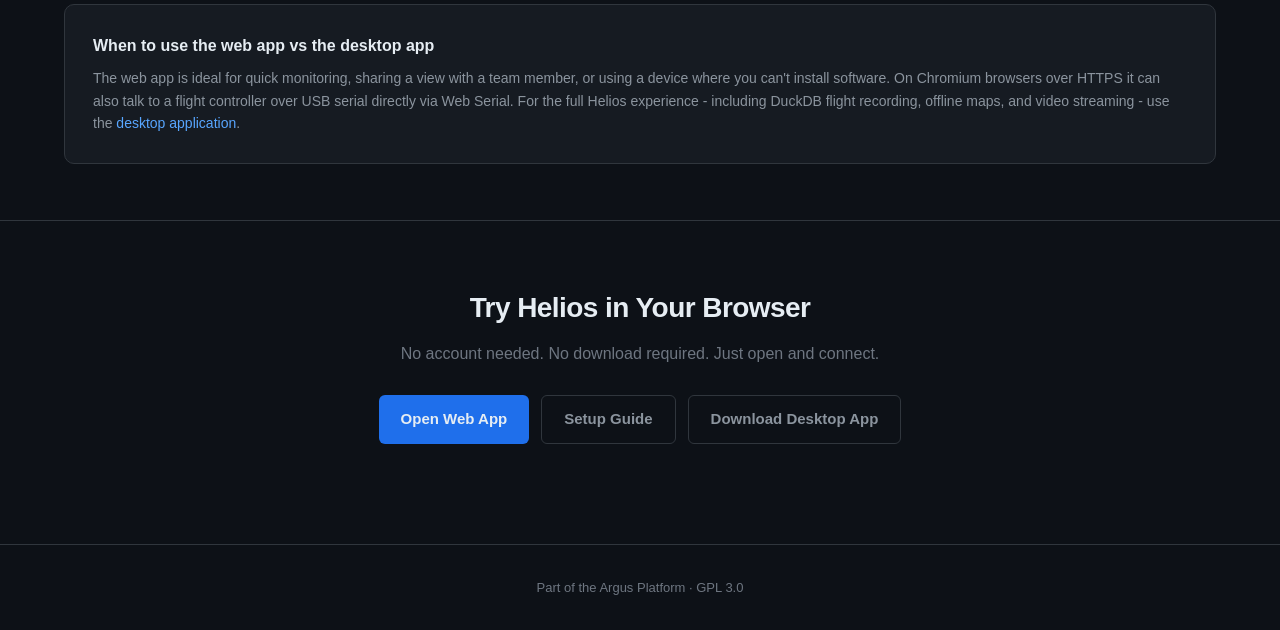
<file: website/web-app.html>
<!DOCTYPE html>
<html lang="en">
<head>
  <meta charset="UTF-8">
  <meta name="viewport" content="width=device-width, initial-scale=1.0">
  <title>Helios Web App - Ground Control Station in Your Browser</title>
  <meta name="description" content="Use Helios GCS directly in your web browser with no installation. Monitor drone telemetry, plan missions, and control your ArduPilot or PX4 aircraft from any device. Free and open source.">
  <link rel="canonical" href="https://heliosgcs.com/web-app.html">
  <!-- Open Graph -->
  <meta property="og:type" content="website">
  <meta property="og:url" content="https://heliosgcs.com/web-app.html">
  <meta property="og:title" content="Helios Web App - Ground Control Station in Your Browser">
  <meta property="og:description" content="Use Helios GCS directly in your web browser with no installation. Monitor drone telemetry, plan missions, and control your aircraft from any device.">
  <meta property="og:image" content="https://heliosgcs.com/img/og-image.png">
  <meta property="og:site_name" content="Helios GCS">
  <!-- Twitter Card -->
  <meta name="twitter:card" content="summary_large_image">
  <meta name="twitter:title" content="Helios Web App - Ground Control Station in Your Browser">
  <meta name="twitter:description" content="Use Helios GCS directly in your web browser with no installation. Monitor drone telemetry, plan missions, and control your aircraft from any device.">
  <meta name="twitter:image" content="https://heliosgcs.com/img/og-image.png">
  <!-- Additional SEO -->
  <meta name="keywords" content="Helios web app, drone ground control station online, browser GCS, web ground control station, drone telemetry browser, online drone control, MAVLink web">
  <meta name="robots" content="index, follow">
  <link rel="help" href="/llms.txt" type="text/plain" title="LLM content">
  <link rel="icon" href="img/favicon-48.png" sizes="48x48" type="image/png">
  <link rel="icon" href="img/favicon-192.png" sizes="192x192" type="image/png">
  <link rel="icon" href="img/app-icon.svg" type="image/svg+xml">
  <link rel="apple-touch-icon" href="img/apple-touch-icon.png">
  <link rel="stylesheet" href="css/style.css">
  <link rel="stylesheet" href="css/features.css">
  <script type="application/ld+json">
  {
    "@context": "https://schema.org",
    "@type": "WebApplication",
    "name": "Helios GCS Web App",
    "description": "Browser-based ground control station for MAVLink drones. Monitor telemetry, plan missions, and control ArduPilot and PX4 aircraft from any device with no installation required.",
    "url": "https://app.heliosgcs.com",
    "applicationCategory": "BusinessApplication",
    "operatingSystem": "Any (web browser)",
    "browserRequirements": "Requires a modern web browser with WebSocket support",
    "offers": {
      "@type": "Offer",
      "price": "0",
      "priceCurrency": "USD"
    },
    "author": {
      "@type": "Person",
      "name": "James Garside",
      "url": "https://github.com/jamesagarside"
    },
    "isPartOf": {
      "@type": "SoftwareApplication",
      "name": "Helios GCS",
      "url": "https://heliosgcs.com"
    }
  }
  </script>
  <script type="application/ld+json">
  {
    "@context": "https://schema.org",
    "@type": "BreadcrumbList",
    "itemListElement": [
      { "@type": "ListItem", "position": 1, "name": "Helios GCS", "item": "https://heliosgcs.com/" },
      { "@type": "ListItem", "position": 2, "name": "Web App", "item": "https://heliosgcs.com/web-app.html" }
    ]
  }
  </script>
</head>
<body>

<nav class="nav">
  <div class="nav-inner">
    <a href="/" class="nav-brand">
      <img src="img/logo.svg" alt="Helios Ground Control Station">
      Helios
    </a>
    <ul class="nav-links">
      <li><a href="features.html">Features</a></li>
      <li><a href="docs.html">Docs</a></li>
      <li><a href="https://app.heliosgcs.com" target="_blank" rel="noopener" class="active">Web App</a></li>
      <li>
        <div class="nav-download">
          <button class="nav-download-btn" onclick="this.parentElement.classList.toggle('open')">Download <svg viewBox="0 0 12 12"><path d="M2 4l4 4 4-4"/></svg></button>
          <div class="nav-download-menu">
            <div class="nav-download-menu-inner">
              <a href="https://github.com/jamesagarside/helios/releases/latest" target="_blank" rel="noopener">
                <svg viewBox="0 0 20 20"><rect x="3" y="2" width="14" height="16" rx="2"/><path d="M7 7h6M7 10h6M7 13h3"/></svg>
                macOS (.dmg)
              </a>
              <a href="https://github.com/jamesagarside/helios/releases/latest" target="_blank" rel="noopener">
                <svg viewBox="0 0 20 20"><rect x="4" y="3" width="12" height="14" rx="1"/><path d="M7 8l3 3 3-3M10 5v6"/></svg>
                Windows (.exe)
              </a>
              <a href="https://github.com/jamesagarside/helios/releases/latest" target="_blank" rel="noopener">
                <svg viewBox="0 0 20 20"><circle cx="10" cy="10" r="7"/><path d="M10 6v4l2 2"/></svg>
                Linux (.AppImage)
              </a>
            </div>
          </div>
        </div>
      </li>
    </ul>
    <div class="nav-right">
      <a href="https://github.com/jamesagarside/helios" class="nav-github" target="_blank" rel="noopener">
        <svg viewBox="0 0 16 16"><path d="M8 0C3.58 0 0 3.58 0 8c0 3.54 2.29 6.53 5.47 7.59.4.07.55-.17.55-.38 0-.19-.01-.82-.01-1.49-2.01.37-2.53-.49-2.69-.94-.09-.23-.48-.94-.82-1.13-.28-.15-.68-.52-.01-.53.63-.01 1.08.58 1.23.82.72 1.21 1.87.87 2.33.66.07-.52.28-.87.51-1.07-1.78-.2-3.64-.89-3.64-3.95 0-.87.31-1.59.82-2.15-.08-.2-.36-1.02.08-2.12 0 0 .67-.21 2.2.82.64-.18 1.32-.27 2-.27.68 0 1.36.09 2 .27 1.53-1.04 2.2-.82 2.2-.82.44 1.1.16 1.92.08 2.12.51.56.82 1.27.82 2.15 0 3.07-1.87 3.75-3.65 3.95.29.25.54.73.54 1.48 0 1.07-.01 1.93-.01 2.2 0 .21.15.46.55.38A8.013 8.013 0 0016 8c0-4.42-3.58-8-8-8z"/></svg>
      </a>
      <button class="menu-toggle" aria-label="Toggle menu" onclick="document.querySelector('.nav-links').classList.toggle('open')">
        <svg width="20" height="20" viewBox="0 0 20 20" fill="none" stroke="currentColor" stroke-width="1.5" stroke-linecap="round"><line x1="3" y1="5" x2="17" y2="5"/><line x1="3" y1="10" x2="17" y2="10"/><line x1="3" y1="15" x2="17" y2="15"/></svg>
      </button>
    </div>
  </div>
</nav>

<!-- Hero -->
<section class="features-hero">
  <h1>Helios in Your Browser</h1>
  <p>A full ground control station that runs directly in your web browser. No installation required.</p>
</section>

<!-- How It Works -->
<section class="section">
  <h2 class="section-title">How the Web App Works</h2>
  <div class="feature-details-grid" style="grid-template-columns: repeat(3, 1fr);">
    <div class="feature-detail-card">
      <div class="feature-detail-label">Step 1</div>
      <h3>Connect to your drone</h3>
      <p>On a Chromium browser over HTTPS, connect to your flight controller over USB serial directly with Web Serial  - no relay needed. Or run a lightweight relay server to bridge a MAVLink connection to a WebSocket the browser can reach.</p>
    </div>
    <div class="feature-detail-card">
      <div class="feature-detail-label">Step 2</div>
      <h3>Open the web app</h3>
      <p>Visit <a href="https://app.heliosgcs.com">app.heliosgcs.com</a> in any modern browser. Choose a USB serial port or enter a relay address, then connect. Works on desktop, tablet, and mobile.</p>
    </div>
    <div class="feature-detail-card">
      <div class="feature-detail-label">Step 3</div>
      <h3>Fly</h3>
      <p>Monitor live telemetry, view your aircraft on the map, plan missions, and control flight modes  - all from your browser with no software to install.</p>
    </div>
  </div>
</section>

<!-- What's Available -->
<section class="section" style="border-top: 1px solid var(--border);">
  <h2 class="section-title">What You Can Do in the Browser</h2>
  <div class="differentiators-grid">
    <div class="diff-card">
      <div class="diff-icon">
        <svg width="20" height="20" viewBox="0 0 20 20" fill="none" stroke="currentColor" stroke-width="1.5" stroke-linecap="round" stroke-linejoin="round"><path d="M10 2L4 18h12L10 2z"/><line x1="10" y1="8" x2="10" y2="14"/><line x1="7" y1="14" x2="13" y2="14"/></svg>
      </div>
      <h3>Live Telemetry</h3>
      <p>Real-time attitude, altitude, speed, GPS position, battery, and flight mode display  - the same instruments as the desktop app.</p>
    </div>
    <div class="diff-card">
      <div class="diff-icon">
        <svg width="20" height="20" viewBox="0 0 20 20" fill="none" stroke="currentColor" stroke-width="1.5" stroke-linecap="round" stroke-linejoin="round"><circle cx="10" cy="10" r="7"/><path d="M10 6v4l2.5 1.5"/></svg>
      </div>
      <h3>Live Map</h3>
      <p>Track your aircraft position on an interactive map with heading indicator, breadcrumb trail, and mission waypoint overlay.</p>
    </div>
    <div class="diff-card">
      <div class="diff-icon">
        <svg width="20" height="20" viewBox="0 0 20 20" fill="none" stroke="currentColor" stroke-width="1.5" stroke-linecap="round" stroke-linejoin="round"><polyline points="3,14 7,6 13,10 17,3"/><circle cx="3" cy="14" r="1.5" fill="currentColor"/><circle cx="17" cy="3" r="1.5" fill="currentColor"/></svg>
      </div>
      <h3>Mission Planning</h3>
      <p>Create waypoint missions, upload them to your flight controller, and monitor mission progress  - all from the browser.</p>
    </div>
    <div class="diff-card">
      <div class="diff-icon">
        <svg width="20" height="20" viewBox="0 0 20 20" fill="none" stroke="currentColor" stroke-width="1.5" stroke-linecap="round" stroke-linejoin="round"><circle cx="10" cy="10" r="7"/><path d="M10 6v4l2 2"/></svg>
      </div>
      <h3>Flight Mode Control</h3>
      <p>Switch flight modes, arm and disarm, trigger return-to-launch, and access emergency controls directly from the browser interface.</p>
    </div>
    <div class="diff-card">
      <div class="diff-icon">
        <svg width="20" height="20" viewBox="0 0 20 20" fill="none" stroke="currentColor" stroke-width="1.5" stroke-linecap="round" stroke-linejoin="round"><rect x="7" y="2" width="6" height="9" rx="1"/><path d="M10 11v5"/><path d="M6 16h8"/><path d="M9 5h2"/></svg>
      </div>
      <h3>Web Serial USB</h3>
      <p>On Chromium browsers over HTTPS, connect to a flight controller over USB serial directly from the browser  - no relay server required. Pick the serial port and connect.</p>
    </div>
    <div class="diff-card">
      <div class="diff-icon">
        <svg width="20" height="20" viewBox="0 0 20 20" fill="none" stroke="currentColor" stroke-width="1.5" stroke-linecap="round" stroke-linejoin="round"><rect x="2" y="3" width="16" height="11" rx="2"/><path d="M6 17h8M10 14v3"/></svg>
      </div>
      <h3>Any Device</h3>
      <p>Works on any device with a modern browser. Use your laptop, tablet, or even a phone as a secondary monitoring display.</p>
    </div>
    <div class="diff-card">
      <div class="diff-icon">
        <svg width="20" height="20" viewBox="0 0 20 20" fill="none" stroke="currentColor" stroke-width="1.5" stroke-linecap="round" stroke-linejoin="round"><path d="M12 22s8-4 8-10V5l-8-3-8 3v7c0 6 8 10 8 10z"/></svg>
      </div>
      <h3>No Installation</h3>
      <p>Nothing to download, nothing to update. Just open the URL and connect. Perfect for field use when you need a quick ground control station.</p>
    </div>
  </div>
</section>

<!-- When to Use -->
<section class="section" style="border-top: 1px solid var(--border);">
  <div class="shared-foundation">
    <h3>When to use the web app vs the desktop app</h3>
    <p>The web app is ideal for quick monitoring, sharing a view with a team member, or using a device where you can't install software. On Chromium browsers over HTTPS it can also talk to a flight controller over USB serial directly via Web Serial. For the full Helios experience  - including DuckDB flight recording, offline maps, and video streaming  - use the <a href="/#download">desktop application</a>.</p>
  </div>
</section>

<!-- CTA -->
<section class="features-cta">
  <h2>Try Helios in Your Browser</h2>
  <p>No account needed. No download required. Just open and connect.</p>
  <div class="hero-actions">
    <a href="https://app.heliosgcs.com" class="btn btn-primary" target="_blank" rel="noopener">Open Web App</a>
    <a href="docs.html?page=getting-started" class="btn btn-secondary">Setup Guide</a>
    <a href="/#download" class="btn btn-secondary">Download Desktop App</a>
  </div>
</section>

<footer class="footer">
  Part of the <a href="https://github.com/jamesagarside">Argus Platform</a>
  &middot; <a href="https://github.com/jamesagarside/helios/blob/main/LICENSE">GPL 3.0</a>
</footer>

</body>
</html>
</file>
<file: website/css/style.css>
/* ═══════════════════════════════════════════════════════════════════
   Helios GCS — Website Styles
   Dark theme: #0D1117 bg, #58A6FF accent
   ═══════════════════════════════════════════════════════════════════ */

:root {
  --bg: #0D1117;
  --surface: #161B22;
  --surface-light: #21262D;
  --surface-dim: #010409;
  --border: #30363D;
  --border-light: #3D444D;
  --text-primary: #E6EDF3;
  --text-secondary: #8B949E;
  --text-tertiary: #6E7681;
  --accent: #58A6FF;
  --accent-dim: #1F6FEB;
  --success: #3FB950;
  --warning: #D29922;
  --danger: #F85149;
  --font-sans: -apple-system, BlinkMacSystemFont, 'Segoe UI', Helvetica, Arial, sans-serif;
  --font-mono: 'SF Mono', SFMono-Regular, Consolas, 'Liberation Mono', Menlo, monospace;
  --max-width: 1200px;
  --sidebar-width: 240px;
  --toc-width: 200px;
}

*, *::before, *::after { box-sizing: border-box; margin: 0; padding: 0; }
html { scroll-behavior: smooth; }

body {
  font-family: var(--font-sans);
  background: var(--bg);
  color: var(--text-primary);
  font-size: 16px;
  line-height: 1.65;
  -webkit-font-smoothing: antialiased;
}

a { color: var(--accent); text-decoration: none; }
a:hover { text-decoration: underline; }

/* ─── Navigation ─────────────────────────────────────────────────── */

.nav {
  position: fixed;
  top: 0; left: 0; right: 0;
  height: 56px;
  background: rgba(1, 4, 9, 0.85);
  border-bottom: 1px solid var(--border);
  z-index: 100;
  backdrop-filter: blur(12px);
  -webkit-backdrop-filter: blur(12px);
}

.nav-inner {
  max-width: 1600px;
  margin: 0 auto;
  height: 100%;
  display: flex;
  align-items: center;
  padding: 0 24px;
  gap: 28px;
}

.nav-brand {
  display: flex;
  align-items: center;
  gap: 10px;
  font-weight: 700;
  font-size: 18px;
  color: var(--text-primary);
  letter-spacing: -0.02em;
  margin-right: 4px;
}

.nav-brand img { width: 32px; height: 32px; }
.nav-brand:hover { text-decoration: none; }

.nav-links {
  display: flex;
  align-items: center;
  gap: 20px;
  list-style: none;
  flex: 1;
  justify-content: center;
}

.nav-links li {
  display: flex;
  align-items: center;
}

.nav-links a {
  color: var(--text-secondary);
  font-size: 14px;
  font-weight: 500;
  transition: color 0.15s;
}

.nav-links a:hover, .nav-links a.active {
  color: var(--text-primary);
  text-decoration: none;
}

/* Download dropdown */
.nav-download {
  position: relative;
  display: flex;
  align-items: center;
}

.nav-download-btn {
  display: inline-flex;
  align-items: center;
  gap: 5px;
  color: var(--text-secondary);
  font-size: 14px;
  font-weight: 500;
  cursor: pointer;
  background: none;
  border: none;
  padding: 0;
  margin: 0;
  font-family: inherit;
  line-height: 1;
  transition: color 0.15s;
}

.nav-download-btn:hover { color: var(--text-primary); }

.nav-download-btn svg {
  width: 12px;
  height: 12px;
  fill: currentColor;
  transition: transform 0.15s;
}

.nav-download-menu {
  display: none;
  position: absolute;
  top: 100%;
  left: 50%;
  transform: translateX(-50%);
  padding-top: 8px;
  min-width: 180px;
}

.nav-download-menu-inner {
  background: var(--surface);
  border: 1px solid var(--border);
  border-radius: 8px;
  padding: 6px;
  box-shadow: 0 8px 24px rgba(0, 0, 0, 0.4);
}

.nav-download:hover .nav-download-menu { display: block; }
.nav-download:hover .nav-download-btn svg { transform: rotate(180deg); }

.nav-download-menu a {
  display: flex;
  align-items: center;
  gap: 8px;
  padding: 8px 12px;
  border-radius: 6px;
  font-size: 13px;
  color: var(--text-secondary);
}

.nav-download-menu a:hover {
  background: var(--surface-light);
  color: var(--text-primary);
  text-decoration: none;
}

.nav-download-menu a svg { width: 16px; height: 16px; fill: none; stroke: currentColor; stroke-width: 1.5; }

.nav-right {
  margin-left: auto;
  display: flex;
  align-items: center;
  gap: 16px;
}

.nav-github {
  color: var(--text-secondary);
  display: flex;
  align-items: center;
}

.nav-github:hover { color: var(--text-primary); text-decoration: none; }
.nav-github svg { width: 22px; height: 22px; fill: currentColor; }

/* ─── Splash Screen ─────────────────────────────────────────────── */

.splash {
  position: fixed;
  inset: 0;
  background: var(--bg);
  z-index: 9999;
  display: flex;
  align-items: center;
  justify-content: center;
}

.splash-inner {
  display: flex;
  flex-direction: column;
  align-items: center;
}

.splash-text {
  margin-top: 32px;
  text-align: center;
  opacity: 0;
}

.splash-title {
  color: var(--accent);
  font-size: 28px;
  font-weight: 300;
  letter-spacing: 14px;
  text-indent: 14px;
}

.splash-sub {
  color: rgba(88, 166, 255, 0.45);
  font-size: 10px;
  font-weight: 400;
  letter-spacing: 4px;
  text-indent: 4px;
  margin-top: 6px;
}

body.splash-active { overflow: hidden; }

/* ─── Hero ───────────────────────────────────────────────────────── */

.hero {
  padding: 160px 24px 80px;
  text-align: center;
  position: relative;
  overflow: hidden;
}

.hero::before {
  content: '';
  position: absolute;
  top: 40px; left: 50%;
  transform: translateX(-50%);
  width: 800px; height: 500px;
  background: radial-gradient(ellipse at center, rgba(88, 166, 255, 0.08) 0%, transparent 70%);
  pointer-events: none;
}

.hero-logo { width: 64px; height: 64px; margin-bottom: 20px; opacity: 0.9; }
.hero-logo-lg { width: 96px; height: 96px; margin-bottom: 28px; }

.hero h1 {
  font-size: 56px;
  font-weight: 700;
  line-height: 1.1;
  margin-bottom: 12px;
  letter-spacing: -0.03em;
}

.hero h1 span { color: var(--accent); font-weight: 400; }

.hero-subtitle {
  font-size: 18px;
  color: var(--accent);
  opacity: 0.6;
  font-weight: 500;
  letter-spacing: 0.04em;
  margin-bottom: 20px;
}

.hero-tagline {
  font-size: 19px;
  color: var(--text-tertiary);
  max-width: 560px;
  margin: 0 auto 40px;
  line-height: 1.65;
}

.hero-actions {
  display: flex;
  justify-content: center;
  gap: 12px;
  flex-wrap: wrap;
  margin-bottom: 36px;
}

.hero-meta {
  display: flex;
  justify-content: center;
  align-items: center;
  gap: 14px;
  font-family: var(--font-mono);
  font-size: 13px;
  color: var(--text-tertiary);
}

.hero-meta .dot {
  width: 3px; height: 3px;
  border-radius: 50%;
  background: var(--border-light);
  display: inline-block;
}

.btn {
  display: inline-flex;
  align-items: center;
  gap: 8px;
  padding: 11px 22px;
  border-radius: 6px;
  font-size: 15px;
  font-weight: 600;
  border: none;
  cursor: pointer;
  transition: all 0.15s;
}

.btn-primary { background: var(--accent-dim); color: var(--text-primary); }
.btn-primary:hover { background: var(--accent); color: var(--bg); text-decoration: none; }
.btn-secondary { background: transparent; color: var(--text-secondary); border: 1px solid var(--border); }
.btn-secondary:hover { border-color: var(--border-light); color: var(--text-primary); text-decoration: none; }

/* ─── Download / Install Section ─────────────────────────────────── */

.download-section {
  max-width: var(--max-width);
  margin: 0 auto;
  padding: 48px 24px;
}

.download-tabs {
  display: flex;
  gap: 0;
  border-bottom: 1px solid var(--border);
  margin-bottom: 28px;
}

.download-tab {
  padding: 10px 20px;
  font-size: 14px;
  font-weight: 500;
  color: var(--text-tertiary);
  cursor: pointer;
  border-bottom: 2px solid transparent;
  margin-bottom: -1px;
  background: none;
  border-top: none;
  border-left: none;
  border-right: none;
  font-family: inherit;
  transition: color 0.15s;
}

.download-tab:hover { color: var(--text-secondary); }
.download-tab.active { color: var(--accent); border-bottom-color: var(--accent); }

.download-panel { display: none; }
.download-panel.active { display: block; }

.download-panel h3 {
  font-size: 18px;
  font-weight: 600;
  margin-bottom: 12px;
}

.download-panel p {
  color: var(--text-secondary);
  margin-bottom: 16px;
  font-size: 15px;
  line-height: 1.6;
}

.download-panel pre {
  background: var(--surface);
  border: 1px solid var(--border);
  border-radius: 8px;
  padding: 16px 20px;
  font-family: var(--font-mono);
  font-size: 14px;
  line-height: 1.6;
  color: var(--text-primary);
  overflow-x: auto;
  margin-bottom: 16px;
}

.download-panel .download-comment { color: var(--text-tertiary); }

.download-btn {
  display: inline-flex;
  align-items: center;
  gap: 8px;
  padding: 12px 24px;
  background: var(--accent-dim);
  color: var(--text-primary);
  border-radius: 8px;
  font-size: 15px;
  font-weight: 600;
  transition: background 0.15s;
}

.download-btn:hover { background: var(--accent); color: var(--bg); text-decoration: none; }

.download-btn svg { width: 18px; height: 18px; fill: none; stroke: currentColor; stroke-width: 1.5; }

/* ─── Features Grid ──────────────────────────────────────────────── */

.section {
  max-width: var(--max-width);
  margin: 0 auto;
  padding: 56px 24px;
}

.section-title {
  font-size: 22px;
  font-weight: 600;
  margin-bottom: 28px;
  color: var(--text-secondary);
}

.features-grid {
  display: grid;
  grid-template-columns: repeat(3, 1fr);
  gap: 1px;
  background: var(--border);
  border: 1px solid var(--border);
  border-radius: 12px;
  overflow: hidden;
}

.feature-card {
  display: block;
  background: var(--surface);
  padding: 28px;
  transition: background 0.15s;
  color: inherit;
}

.feature-card:hover { background: var(--surface-light); text-decoration: none; }

.feature-header {
  display: flex;
  align-items: center;
  gap: 10px;
  margin-bottom: 10px;
}

.feature-svg { color: var(--accent); flex-shrink: 0; }

.feature-card h3 { font-size: 15px; font-weight: 600; color: var(--text-primary); }

.feature-card p {
  font-size: 14px;
  color: var(--text-tertiary);
  line-height: 1.55;
  margin: 0;
}

/* ─── Why Helios ────────────────────────────────────────────────── */

.why-intro {
  font-size: 17px;
  color: var(--text-secondary);
  max-width: 640px;
  line-height: 1.65;
  margin-bottom: 32px;
}

.why-grid {
  display: grid;
  grid-template-columns: repeat(2, 1fr);
  gap: 20px;
}

.why-card {
  background: var(--surface);
  border: 1px solid var(--border);
  border-radius: 10px;
  padding: 28px;
}

.why-icon {
  color: var(--accent);
  margin-bottom: 14px;
}

.why-card h3 {
  font-size: 16px;
  font-weight: 600;
  margin-bottom: 8px;
  color: var(--text-primary);
}

.why-card p {
  font-size: 14px;
  color: var(--text-tertiary);
  line-height: 1.6;
  margin: 0;
}

@media (max-width: 768px) {
  .why-grid { grid-template-columns: 1fr; }
}

/* ─── Compatibility ──────────────────────────────────────────────── */

.compat-section { padding-top: 0; }

.compat-grid {
  display: grid;
  grid-template-columns: repeat(3, 1fr);
  gap: 32px;
}

.compat-grid h4 {
  font-size: 12px;
  font-weight: 700;
  text-transform: uppercase;
  letter-spacing: 0.08em;
  color: var(--text-tertiary);
  margin-bottom: 14px;
}

.compat-list { list-style: none; }

.compat-list li {
  display: flex;
  align-items: center;
  gap: 10px;
  font-size: 14px;
  color: var(--text-secondary);
  padding: 5px 0;
}

.compat-dot { width: 6px; height: 6px; border-radius: 50%; flex-shrink: 0; }
.compat-dot.green { background: var(--success); }
.compat-dot.amber { background: var(--warning); }

.compat-tag {
  font-family: var(--font-mono);
  font-size: 11px;
  color: var(--text-tertiary);
  background: var(--surface-light);
  padding: 2px 7px;
  border-radius: 3px;
  margin-left: auto;
}

.compat-note {
  font-size: 12px;
  color: var(--text-tertiary);
  font-style: italic;
  margin-left: auto;
}

/* ─── Footer ─────────────────────────────────────────────────────── */

.footer {
  padding: 32px 24px;
  border-top: 1px solid var(--border);
  text-align: center;
  color: var(--text-tertiary);
  font-size: 13px;
}

.footer a { color: var(--text-tertiary); }
.footer a:hover { color: var(--text-secondary); }

/* ─── Docs Layout ────────────────────────────────────────────────── */

.docs-layout {
  display: flex;
  max-width: 1600px;
  margin: 56px auto 0;
  min-height: calc(100vh - 56px);
}

.docs-sidebar {
  width: var(--sidebar-width);
  min-width: var(--sidebar-width);
  border-right: 1px solid var(--border);
  padding: 24px 16px;
  position: sticky;
  top: 56px;
  height: calc(100vh - 56px);
  overflow-y: auto;
}

.docs-sidebar h4 {
  font-size: 11px;
  font-weight: 700;
  text-transform: uppercase;
  letter-spacing: 0.08em;
  color: var(--accent);
  margin: 20px 0 8px;
  padding: 0 8px;
}

.docs-sidebar h4:first-child { margin-top: 0; }

.docs-sidebar a {
  display: block;
  padding: 6px 8px;
  border-radius: 6px;
  font-size: 14px;
  color: var(--text-secondary);
  transition: all 0.1s;
}

.docs-sidebar a:hover {
  background: var(--surface-light);
  color: var(--text-primary);
  text-decoration: none;
}

.docs-sidebar a.active {
  background: rgba(88, 166, 255, 0.1);
  color: var(--accent);
}

.docs-content {
  flex: 1;
  padding: 40px 56px 80px;
  max-width: 900px;
  min-width: 0;
}

/* ─── Right TOC ──────────────────────────────────────────────────── */

.docs-toc {
  width: var(--toc-width);
  min-width: var(--toc-width);
  padding: 24px 16px;
  position: sticky;
  top: 56px;
  height: calc(100vh - 56px);
  overflow-y: auto;
  border-left: 1px solid var(--border);
}

.docs-toc h4 {
  font-size: 11px;
  font-weight: 700;
  text-transform: uppercase;
  letter-spacing: 0.08em;
  color: var(--text-tertiary);
  margin: 0 0 10px;
  padding: 0 6px;
}

.docs-toc a {
  display: block;
  padding: 3px 6px;
  border-radius: 4px;
  font-size: 13px;
  color: var(--text-tertiary);
  line-height: 1.45;
  transition: color 0.1s;
  border-left: 2px solid transparent;
  margin-left: -2px;
}

.docs-toc a:hover { color: var(--text-secondary); text-decoration: none; }
.docs-toc a.active { color: var(--accent); border-left-color: var(--accent); }
.docs-toc a.toc-h3 { padding-left: 16px; font-size: 12px; }

/* ─── Markdown Content ───────────────────────────────────────────── */

.docs-content h1 {
  font-size: 32px;
  font-weight: 700;
  margin-bottom: 8px;
  padding-bottom: 12px;
  border-bottom: 1px solid var(--border);
}

.docs-content h2 {
  font-size: 24px;
  font-weight: 600;
  margin-top: 48px;
  margin-bottom: 16px;
  padding-bottom: 8px;
  border-bottom: 1px solid var(--border);
}

.docs-content h3 {
  font-size: 18px;
  font-weight: 600;
  margin-top: 32px;
  margin-bottom: 12px;
}

.docs-content p {
  margin-bottom: 16px;
  color: var(--text-secondary);
  font-size: 15px;
}

.docs-content ul, .docs-content ol {
  margin-bottom: 16px;
  padding-left: 24px;
}

.docs-content li {
  margin-bottom: 6px;
  color: var(--text-secondary);
  font-size: 15px;
}

.docs-content strong { color: var(--text-primary); }

.docs-content code {
  font-family: var(--font-mono);
  font-size: 0.88em;
  background: var(--surface-light);
  padding: 2px 6px;
  border-radius: 4px;
  border: 1px solid var(--border);
}

.docs-content pre {
  background: var(--surface);
  border: 1px solid var(--border);
  border-radius: 8px;
  padding: 16px 20px;
  overflow-x: auto;
  margin-bottom: 20px;
}

.docs-content pre code {
  background: none;
  border: none;
  padding: 0;
  font-size: 14px;
  line-height: 1.55;
}

.docs-content table {
  width: 100%;
  border-collapse: collapse;
  margin-bottom: 20px;
  font-size: 14px;
}

.docs-content th {
  text-align: left;
  padding: 10px 12px;
  border-bottom: 2px solid var(--border);
  color: var(--text-secondary);
  font-weight: 600;
  font-size: 13px;
}

.docs-content td {
  padding: 8px 12px;
  border-bottom: 1px solid var(--border);
  font-size: 14px;
}

.docs-content hr {
  border: none;
  border-top: 1px solid var(--border);
  margin: 32px 0;
}

.docs-content blockquote {
  border-left: 3px solid var(--accent);
  padding: 12px 16px;
  margin: 16px 0;
  background: rgba(88, 166, 255, 0.05);
  border-radius: 0 8px 8px 0;
}

.docs-content blockquote p { margin: 0; color: var(--text-secondary); }

/* ─── Mobile ─────────────────────────────────────────────────────── */

.menu-toggle {
  display: none;
  background: none;
  border: none;
  color: var(--text-primary);
  font-size: 24px;
  cursor: pointer;
  padding: 4px;
}

@media (max-width: 1024px) {
  .docs-toc { display: none; }
}

@media (max-width: 768px) {
  .hero { padding: 120px 24px 50px; }
  .hero h1 { font-size: 36px; }
  .hero-logo-lg { width: 72px; height: 72px; margin-bottom: 20px; }
  .hero-subtitle { font-size: 15px; margin-bottom: 14px; }
  .hero-tagline { font-size: 16px; }
  .features-grid { grid-template-columns: 1fr; }
  .compat-grid { grid-template-columns: 1fr; gap: 24px; }
  .download-tabs { overflow-x: auto; }
  .hero-meta { flex-wrap: wrap; gap: 8px; }

  .menu-toggle { display: block; }

  .nav-links {
    display: none;
    position: fixed;
    top: 56px;
    left: 0;
    right: 0;
    background: rgba(1, 4, 9, 0.97);
    backdrop-filter: blur(12px);
    -webkit-backdrop-filter: blur(12px);
    border-bottom: 1px solid var(--border);
    flex-direction: column;
    align-items: center;
    padding: 12px 24px 16px;
    gap: 4px;
    z-index: 99;
  }

  .nav-links.open {
    display: flex;
  }

  .nav-links li {
    width: 100%;
    text-align: center;
  }

  .nav-links a,
  .nav-links .nav-download-btn {
    font-size: 16px;
    padding: 10px 0;
    display: block;
    width: 100%;
    text-align: center;
  }

  .nav-download {
    width: 100%;
    flex-direction: column;
    align-items: center;
  }
  .nav-download-menu {
    position: static;
    transform: none;
    padding-top: 8px;
    display: none;
    width: 100%;
    min-width: 0;
  }
  .nav-download:hover .nav-download-menu,
  .nav-download.open .nav-download-menu {
    display: block;
  }
  .nav-download-menu-inner {
    border: none;
    box-shadow: none;
    background: transparent;
    padding: 0;
  }
  .nav-download-menu a {
    justify-content: center;
    padding: 8px 12px;
  }

  .docs-sidebar {
    position: fixed;
    left: -280px;
    top: 96px;
    height: calc(100vh - 96px);
    background: var(--bg);
    z-index: 99;
    transition: left 0.25s;
    border-right: 1px solid var(--border);
  }

  .docs-sidebar.open { left: 0; }
  .docs-content { padding: 24px 16px 60px; padding-top: 56px; }

  .docs-sidebar-toggle { display: flex; }
}

/* ─── Docs Sidebar Toggle (mobile only) ─────────────────────── */

.docs-sidebar-toggle {
  display: none;
  position: fixed;
  top: 56px;
  left: 0;
  right: 0;
  z-index: 98;
  align-items: center;
  gap: 8px;
  padding: 10px 16px;
  background: var(--surface);
  border-bottom: 1px solid var(--border);
  color: var(--text-secondary);
  font-size: 14px;
  font-weight: 500;
  font-family: inherit;
  cursor: pointer;
  border: none;
  border-bottom: 1px solid var(--border);
  width: 100%;
}

.docs-sidebar-toggle svg {
  color: var(--accent);
  flex-shrink: 0;
}

.docs-sidebar-toggle:hover,
.docs-sidebar-toggle.active {
  color: var(--text-primary);
  background: var(--surface-light);
}
</file>
<file: website/css/features.css>
/* ═══════════════════════════════════════════════════════════════════
   Helios GCS — Features Page Styles
   ═══════════════════════════════════════════════════════════════════ */

/* ─── Features Hero ─────────────────────────────────────────────── */

.features-hero {
  padding: 120px 24px 48px;
  text-align: center;
}

.features-hero h1 {
  font-size: 40px;
  font-weight: 700;
  letter-spacing: -0.03em;
  margin-bottom: 12px;
}

.features-hero p {
  font-size: 18px;
  color: var(--text-tertiary);
  max-width: 520px;
  margin: 0 auto;
}

/* ─── Feature Detail Grid ───────────────────────────────────────── */

.feature-details-section {
  border-top: 1px solid var(--border);
}

.feature-details-grid {
  display: grid;
  grid-template-columns: repeat(2, 1fr);
  gap: 20px;
}

.feature-detail-card {
  background: var(--surface);
  border: 1px solid var(--border);
  border-radius: 10px;
  padding: 24px;
}

.feature-detail-label {
  font-family: var(--font-mono);
  font-size: 12px;
  font-weight: 600;
  color: var(--accent);
  text-transform: uppercase;
  letter-spacing: 0.06em;
  margin-bottom: 8px;
}

.feature-detail-card h3 {
  font-size: 18px;
  font-weight: 700;
  margin-bottom: 8px;
  letter-spacing: -0.02em;
}

.feature-detail-card > p {
  font-size: 14px;
  color: var(--text-secondary);
  line-height: 1.6;
  margin-bottom: 16px;
}

.feature-detail-list {
  list-style: none;
  padding: 0;
  display: grid;
  grid-template-columns: 1fr;
  gap: 6px;
}

.feature-detail-list li {
  font-size: 13px;
  color: var(--text-tertiary);
  padding-left: 18px;
  position: relative;
  line-height: 1.45;
}

.feature-detail-list li::before {
  content: '';
  position: absolute;
  left: 0;
  top: 7px;
  width: 6px;
  height: 6px;
  border-radius: 50%;
  background: var(--accent);
  opacity: 0.4;
}

/* ─── What's Different ──────────────────────────────────────────── */

.comparison-section {
  padding-top: 64px;
  padding-bottom: 48px;
  border-top: 1px solid var(--border);
}

.comparison-intro {
  font-size: 16px;
  color: var(--text-secondary);
  max-width: 640px;
  line-height: 1.65;
  margin-bottom: 32px;
}

.differentiators-grid {
  display: grid;
  grid-template-columns: repeat(3, 1fr);
  gap: 16px;
  margin-bottom: 32px;
}

.diff-card {
  background: var(--surface);
  border: 1px solid var(--border);
  border-radius: 10px;
  padding: 24px;
}

.diff-icon {
  color: var(--accent);
  margin-bottom: 12px;
}

.diff-card h3 {
  font-size: 15px;
  font-weight: 600;
  margin-bottom: 8px;
  color: var(--text-primary);
}

.diff-card p {
  font-size: 13px;
  color: var(--text-tertiary);
  line-height: 1.55;
  margin: 0 0 10px;
}

.diff-tag {
  display: inline-block;
  font-size: 11px;
  font-weight: 600;
  color: var(--accent);
  background: rgba(88, 166, 255, 0.1);
  padding: 2px 8px;
  border-radius: 4px;
}

.shared-foundation {
  background: var(--surface);
  border: 1px solid var(--border);
  border-radius: 10px;
  padding: 28px;
}

.shared-foundation h3 {
  font-size: 16px;
  font-weight: 600;
  margin-bottom: 8px;
}

.shared-foundation p {
  font-size: 14px;
  color: var(--text-secondary);
  line-height: 1.6;
  margin: 0;
}

/* ─── Community ─────────────────────────────────────────────────── */

.community-section {
  padding: 64px 24px;
  border-top: 1px solid var(--border);
  background: var(--surface-dim);
  text-align: center;
}

.community-section .section-title {
  font-size: 26px;
  font-weight: 700;
  color: var(--text-primary);
  letter-spacing: -0.02em;
  margin-bottom: 20px;
}

.community-inner {
  max-width: 640px;
  margin: 0 auto;
}

.community-inner p {
  font-size: 16px;
  color: var(--text-secondary);
  line-height: 1.7;
  margin-bottom: 16px;
}

.community-inner p:last-child {
  margin-bottom: 0;
}

/* ─── CTA ───────────────────────────────────────────────────────── */

.features-cta {
  text-align: center;
  padding: 64px 24px;
  border-top: 1px solid var(--border);
}

.features-cta h2 {
  font-size: 28px;
  font-weight: 700;
  margin-bottom: 10px;
  letter-spacing: -0.02em;
}

.features-cta p {
  font-size: 16px;
  color: var(--text-tertiary);
  margin-bottom: 28px;
}

/* ─── Mobile ────────────────────────────────────────────────────── */

@media (max-width: 768px) {
  .features-hero { padding: 100px 24px 32px; }
  .features-hero h1 { font-size: 30px; }
  .feature-details-grid { grid-template-columns: 1fr; }
  .differentiators-grid { grid-template-columns: 1fr; }
}

@media (min-width: 769px) and (max-width: 1024px) {
  .differentiators-grid { grid-template-columns: repeat(2, 1fr); }
}
</file>
